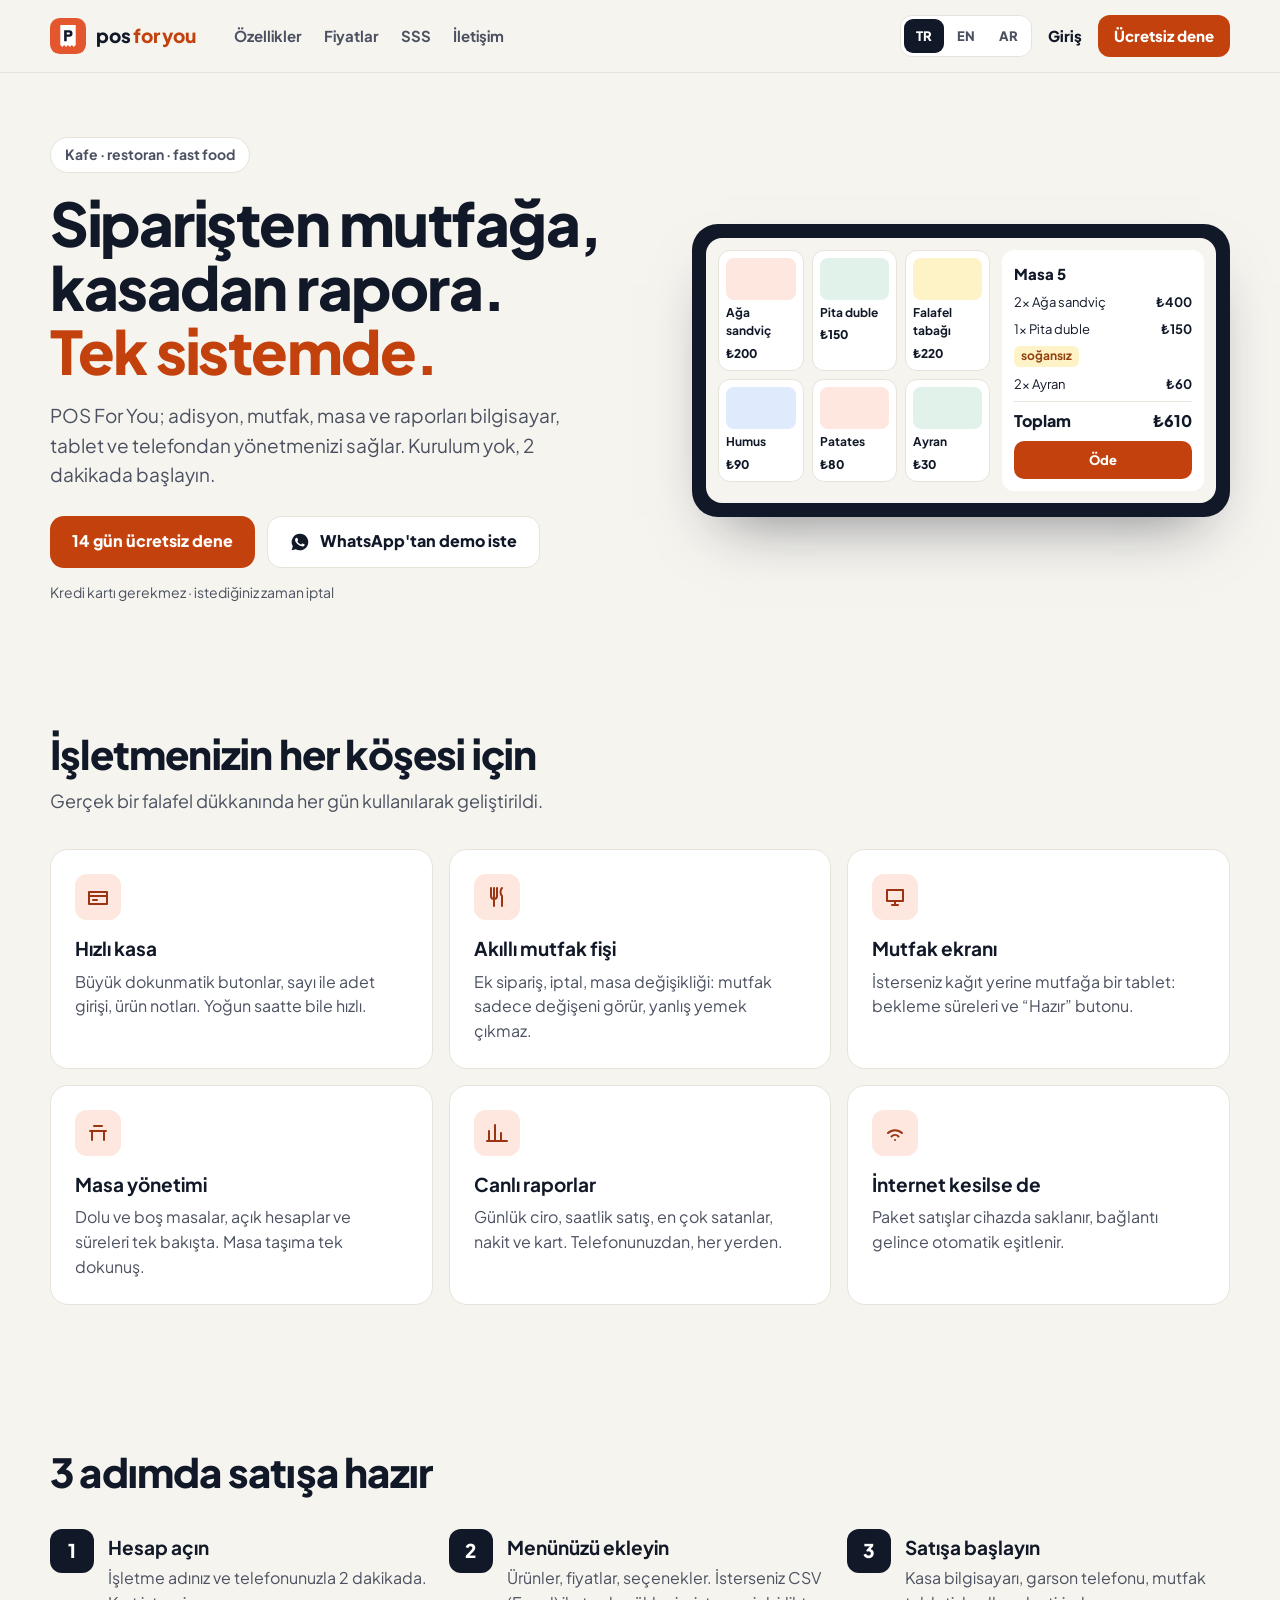
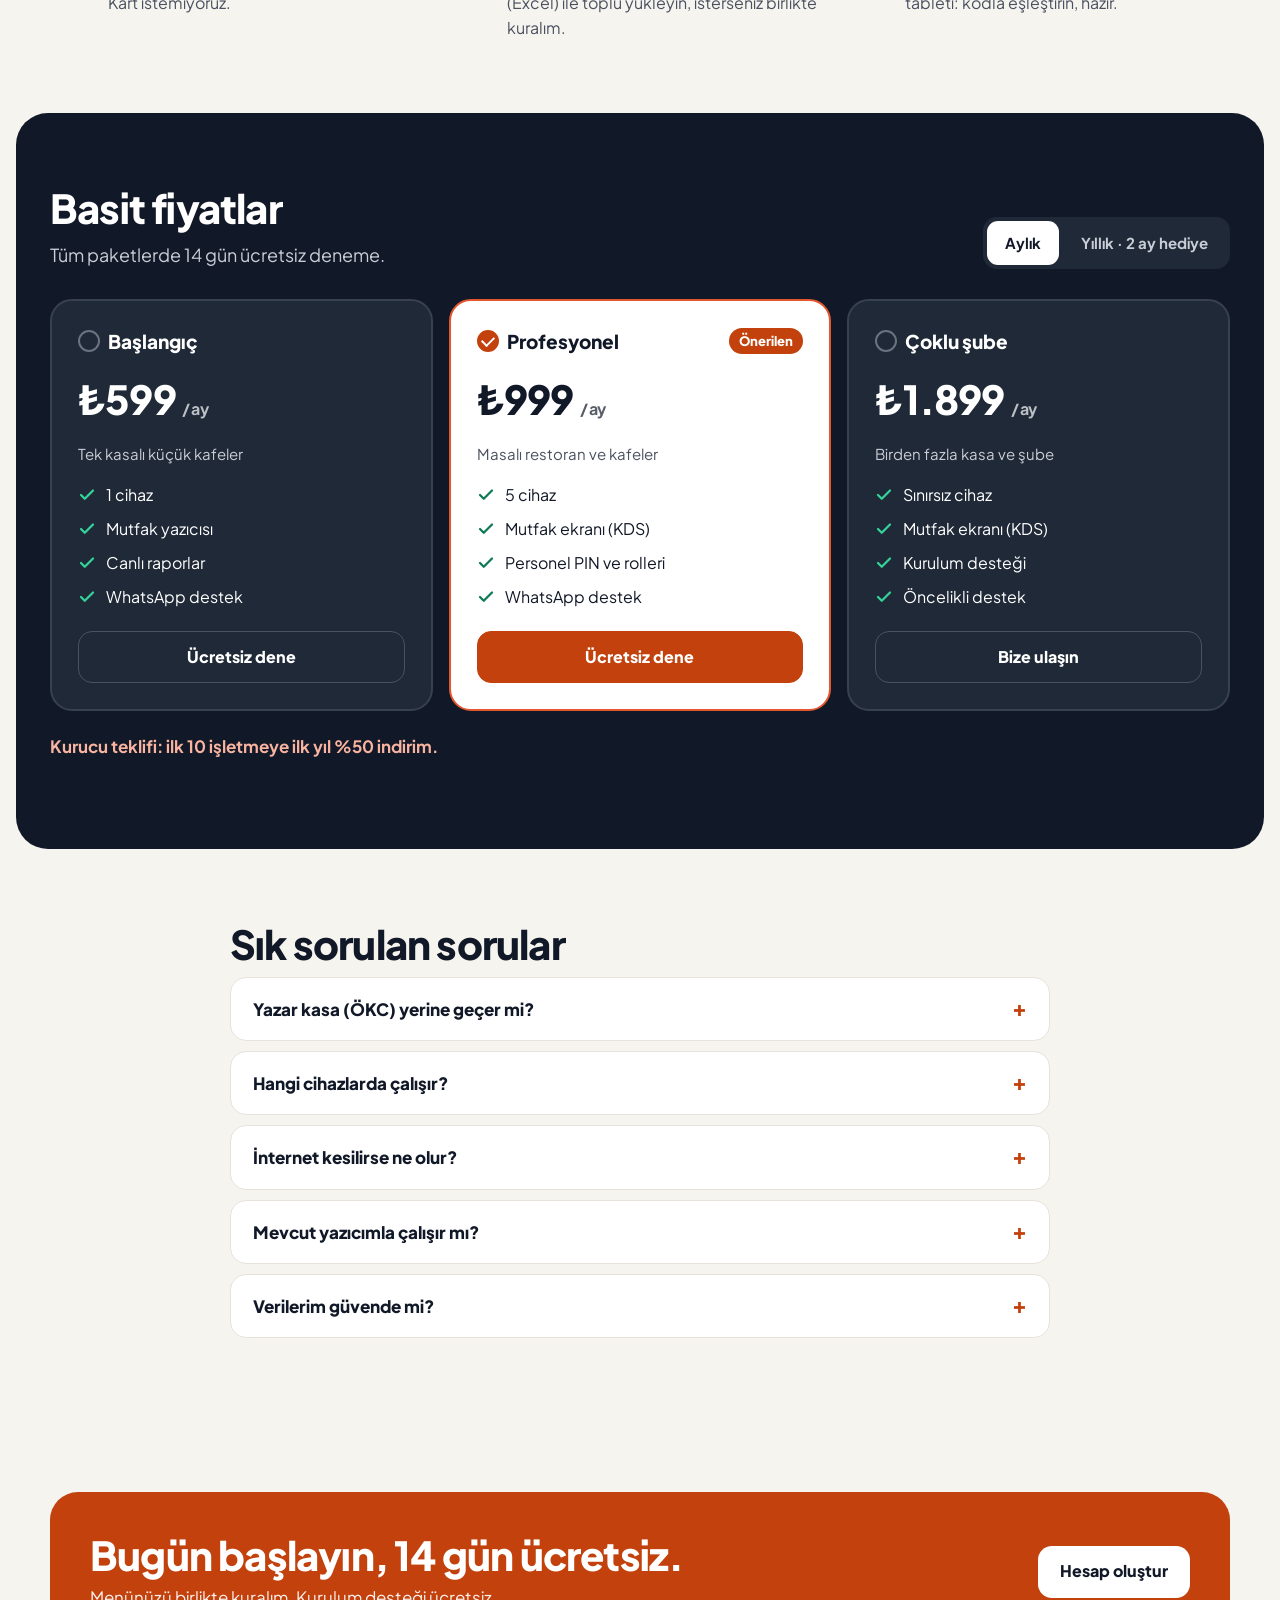
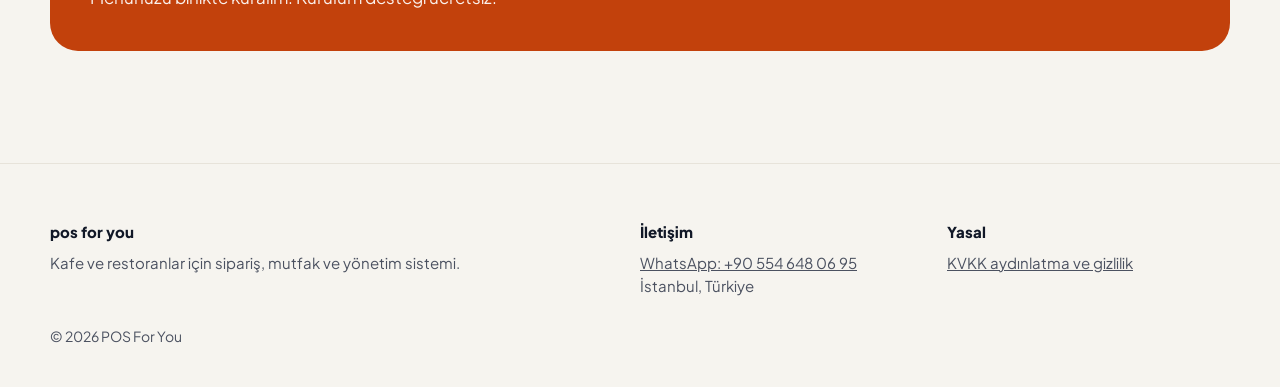
<file: index.html>
<!doctype html>
<html lang="tr" dir="ltr">
<head>
<meta charset="utf-8">
<meta name="viewport" content="width=device-width, initial-scale=1">
<title>POS For You · Kafe ve restoranlar için kasa, mutfak ve rapor sistemi</title>
<meta name="description" content="Adisyon, mutfak fişi, masa ve canlı raporlar tek sistemde. Bilgisayar, tablet ve telefondan. 14 gün ücretsiz deneyin.">
<meta name="theme-color" content="#111827">
<link rel="canonical" href="https://posforyou.me/">
<link rel="alternate" hreflang="tr" href="https://posforyou.me/"><link rel="alternate" hreflang="en" href="https://posforyou.me/en/"><link rel="alternate" hreflang="ar" href="https://posforyou.me/ar/">
<meta property="og:title" content="POS For You · Kafe ve restoranlar için kasa, mutfak ve rapor sistemi">
<meta property="og:description" content="Adisyon, mutfak fişi, masa ve canlı raporlar tek sistemde. Bilgisayar, tablet ve telefondan. 14 gün ücretsiz deneyin.">
<meta property="og:url" content="https://posforyou.me/">
<meta property="og:type" content="website">
<link rel="icon" href="favicon.svg" type="image/svg+xml">
<link rel="apple-touch-icon" href="apple-touch-icon.png">
<link rel="preconnect" href="https://fonts.googleapis.com">
<link rel="preconnect" href="https://fonts.gstatic.com" crossorigin>
<link href="https://fonts.googleapis.com/css2?family=Plus+Jakarta+Sans:wght@500;600;700;800&family=IBM+Plex+Sans+Arabic:wght@500;600;700&display=swap" rel="stylesheet">
<link rel="stylesheet" href="style.css">
</head>
<body>
<a class="skip" href="#main">Skip</a>
<header class="site"><div class="wrap">
  <a class="brand" href="" aria-label="POS For You"><svg width="36" height="36" viewBox="0 0 112 112" aria-hidden="true"><rect width="112" height="112" rx="30" fill="#E4572E"/><path d="M32 22 H80 V84 L74 90 L68 84 L62 90 L56 84 L50 90 L44 84 L38 90 L32 84 Z" fill="#FFFFFF"/><path d="M44 38 H60 a10 10 0 0 1 0 20 H52 V72 H44 Z M52 45 V51 H59 a3 3 0 0 0 0 -6 Z" fill="#111827" fill-rule="evenodd"/></svg><span>pos <span class="for">for you</span></span></a>
  <nav class="main" aria-label="Site"><a href="#ozellikler">Özellikler</a><a href="#fiyatlar">Fiyatlar</a><a href="#sss">SSS</a><a href="#iletisim">İletişim</a></nav>
  <div class="head-actions">
    <nav class="langs" aria-label="Language"><a href="" lang="tr" hreflang="tr" aria-current="page">TR</a><a href="en/" lang="en" hreflang="en">EN</a><a href="ar/" lang="ar" hreflang="ar">AR</a></nav>
    <a class="login" href="https://app.posforyou.me/login?lang=tr">Giriş</a>
    <a class="btn btn-primary btn-sm" href="https://app.posforyou.me/signup?lang=tr">Ücretsiz dene</a>
  </div>
</div></header>
<main id="main">
<section class="hero"><div class="wrap">
  <div>
    <span class="eyebrow">Kafe · restoran · fast food</span>
    <h1>Siparişten mutfağa,<br>kasadan rapora.<br><span class="accent">Tek sistemde.</span></h1>
    <p class="lead">POS For You; adisyon, mutfak, masa ve raporları bilgisayar, tablet ve telefondan yönetmenizi sağlar. Kurulum yok, 2 dakikada başlayın.</p>
    <div class="cta-row">
      <a class="btn btn-primary" href="https://app.posforyou.me/signup?lang=tr">14 gün ücretsiz dene</a>
      <a class="btn btn-ghost" href="https://wa.me/905546480695"><svg width="20" height="20" viewBox="0 0 24 24" fill="currentColor" aria-hidden="true"><path d="M12 2a10 10 0 0 0-8.6 15.1L2 22l5-1.3A10 10 0 1 0 12 2zm5.2 14.1c-.2.6-1.3 1.2-1.8 1.2-.5.1-1 .2-3.4-.7-2.8-1.1-4.6-4-4.8-4.2-.1-.2-1.1-1.5-1.1-2.8s.7-2 1-2.3c.2-.3.5-.3.7-.3h.5c.2 0 .4 0 .6.5l.8 2c.1.2.1.4 0 .5l-.3.5-.4.4c-.1.1-.3.3-.1.6.2.3.8 1.3 1.7 2.1 1.2 1 2.1 1.3 2.4 1.5.3.1.5.1.6-.1l.9-1.1c.2-.3.4-.2.6-.1l1.9.9c.3.1.5.2.5.3.1.1.1.7-.1 1.2z"/></svg>WhatsApp&#x27;tan demo iste</a>
    </div>
    <span class="note">Kredi kartı gerekmez · istediğiniz zaman iptal</span>
  </div>
  <div class="mock" role="img" aria-label="POS For You"><div class="mock-inner">
    <div class="mock-grid"><div class="tile"><i style="background:#FDE7DF"></i>Ağa sandviç<b>₺200</b></div><div class="tile"><i style="background:#E0F2EA"></i>Pita duble<b>₺150</b></div><div class="tile"><i style="background:#FEF3C7"></i>Falafel tabağı<b>₺220</b></div><div class="tile"><i style="background:#E0EAFD"></i>Humus<b>₺90</b></div><div class="tile"><i style="background:#FDE7DF"></i>Patates<b>₺80</b></div><div class="tile"><i style="background:#E0F2EA"></i>Ayran<b>₺30</b></div></div>
    <div class="ticket"><span class="t">Masa 5</span><div class="row"><span>2× Ağa sandviç</span><b>₺400</b></div><div class="row"><span>1× Pita duble</span><b>₺150</b></div><span class="chip">soğansız</span>
      <div class="row"><span>2× Ayran</span><b>₺60</b></div>
      <div class="row sum"><span>Toplam</span><span>₺610</span></div><div class="pay">Öde</div></div>
  </div></div>
</div></section>

<section id="ozellikler"><div class="wrap">
  <div class="sec-head"><h2>İşletmenizin her köşesi için</h2><p>Gerçek bir falafel dükkanında her gün kullanılarak geliştirildi.</p></div>
  <div class="features"><div class="card"><span class="ico"><svg width="24" height="24" viewBox="0 0 24 24" fill="none" stroke="currentColor" stroke-width="2" stroke-linecap="round" stroke-linejoin="round" aria-hidden="true"><path d="M3 7h18v12H3zM3 11h18M7 15h4"/></svg></span><h3>Hızlı kasa</h3><p>Büyük dokunmatik butonlar, sayı ile adet girişi, ürün notları. Yoğun saatte bile hızlı.</p></div><div class="card"><span class="ico"><svg width="24" height="24" viewBox="0 0 24 24" fill="none" stroke="currentColor" stroke-width="2" stroke-linecap="round" stroke-linejoin="round" aria-hidden="true"><path d="M6 3v8a3 3 0 0 0 6 0V3M9 3v18M17 3c-2 2-2 6 0 8v10"/></svg></span><h3>Akıllı mutfak fişi</h3><p>Ek sipariş, iptal, masa değişikliği: mutfak sadece değişeni görür, yanlış yemek çıkmaz.</p></div><div class="card"><span class="ico"><svg width="24" height="24" viewBox="0 0 24 24" fill="none" stroke="currentColor" stroke-width="2" stroke-linecap="round" stroke-linejoin="round" aria-hidden="true"><path d="M4 5h16v11H4zM9 20h6M12 16v4"/></svg></span><h3>Mutfak ekranı</h3><p>İsterseniz kağıt yerine mutfağa bir tablet: bekleme süreleri ve “Hazır” butonu.</p></div><div class="card"><span class="ico"><svg width="24" height="24" viewBox="0 0 24 24" fill="none" stroke="currentColor" stroke-width="2" stroke-linecap="round" stroke-linejoin="round" aria-hidden="true"><path d="M4 10h16M6 10v9M18 10v9M8 5h8"/></svg></span><h3>Masa yönetimi</h3><p>Dolu ve boş masalar, açık hesaplar ve süreleri tek bakışta. Masa taşıma tek dokunuş.</p></div><div class="card"><span class="ico"><svg width="24" height="24" viewBox="0 0 24 24" fill="none" stroke="currentColor" stroke-width="2" stroke-linecap="round" stroke-linejoin="round" aria-hidden="true"><path d="M4 20V10M10 20V4M16 20v-8M22 20H2"/></svg></span><h3>Canlı raporlar</h3><p>Günlük ciro, saatlik satış, en çok satanlar, nakit ve kart. Telefonunuzdan, her yerden.</p></div><div class="card"><span class="ico"><svg width="24" height="24" viewBox="0 0 24 24" fill="none" stroke="currentColor" stroke-width="2" stroke-linecap="round" stroke-linejoin="round" aria-hidden="true"><path d="M5 12a10 10 0 0 1 14 0M8.5 15.5a5 5 0 0 1 7 0M12 19h.01"/></svg></span><h3>İnternet kesilse de</h3><p>Paket satışlar cihazda saklanır, bağlantı gelince otomatik eşitlenir.</p></div></div>
</div></section>

<section><div class="wrap">
  <div class="sec-head"><h2>3 adımda satışa hazır</h2></div>
  <div class="steps"><div class="step"><span class="n">1</span><div><h3>Hesap açın</h3><p>İşletme adınız ve telefonunuzla 2 dakikada. Kart istemiyoruz.</p></div></div><div class="step"><span class="n">2</span><div><h3>Menünüzü ekleyin</h3><p>Ürünler, fiyatlar, seçenekler. İsterseniz CSV (Excel) ile toplu yükleyin, isterseniz birlikte kuralım.</p></div></div><div class="step"><span class="n">3</span><div><h3>Satışa başlayın</h3><p>Kasa bilgisayarı, garson telefonu, mutfak tableti: kodla eşleştirin, hazır.</p></div></div></div>
</div></section>

<section class="pricing" id="fiyatlar"><div class="wrap">
  <div class="pricing-top">
    <div class="sec-head" style="margin:0"><h2>Basit fiyatlar</h2><p>Tüm paketlerde 14 gün ücretsiz deneme.</p></div>
    <div class="toggle" role="group" aria-label="Basit fiyatlar">
      <button type="button" data-period="m" aria-pressed="true">Aylık</button>
      <button type="button" data-period="y" aria-pressed="false">Yıllık · 2 ay hediye</button>
    </div>
  </div>
  <div class="plans" role="radiogroup" aria-label="Basit fiyatlar"><div class="plan" role="radio" tabindex="0" aria-checked="false" data-plan="starter"><div class="top"><span class="pick" aria-hidden="true"></span><span class="name">Başlangıç</span></div><div class="price" dir="ltr"><span data-m="₺599" data-y="₺5.990">₺599</span> <small data-m="/ ay" data-y="/ yıl">/ ay</small></div><span class="for">Tek kasalı küçük kafeler</span><ul><li><svg width="18" height="18" viewBox="0 0 24 24" fill="none" stroke="currentColor" stroke-width="3" stroke-linecap="round" stroke-linejoin="round" aria-hidden="true"><path d="M20 6 9 17l-5-5"/></svg><span>1 cihaz</span></li><li><svg width="18" height="18" viewBox="0 0 24 24" fill="none" stroke="currentColor" stroke-width="3" stroke-linecap="round" stroke-linejoin="round" aria-hidden="true"><path d="M20 6 9 17l-5-5"/></svg><span>Mutfak yazıcısı</span></li><li><svg width="18" height="18" viewBox="0 0 24 24" fill="none" stroke="currentColor" stroke-width="3" stroke-linecap="round" stroke-linejoin="round" aria-hidden="true"><path d="M20 6 9 17l-5-5"/></svg><span>Canlı raporlar</span></li><li><svg width="18" height="18" viewBox="0 0 24 24" fill="none" stroke="currentColor" stroke-width="3" stroke-linecap="round" stroke-linejoin="round" aria-hidden="true"><path d="M20 6 9 17l-5-5"/></svg><span>WhatsApp destek</span></li></ul><a class="btn plan-cta" href="https://app.posforyou.me/signup?lang=tr&plan=starter">Ücretsiz dene</a></div><div class="plan selected" role="radio" tabindex="0" aria-checked="true" data-plan="pro"><div class="top"><span class="pick" aria-hidden="true"></span><span class="name">Profesyonel</span><span class="badge">Önerilen</span></div><div class="price" dir="ltr"><span data-m="₺999" data-y="₺9.990">₺999</span> <small data-m="/ ay" data-y="/ yıl">/ ay</small></div><span class="for">Masalı restoran ve kafeler</span><ul><li><svg width="18" height="18" viewBox="0 0 24 24" fill="none" stroke="currentColor" stroke-width="3" stroke-linecap="round" stroke-linejoin="round" aria-hidden="true"><path d="M20 6 9 17l-5-5"/></svg><span>5 cihaz</span></li><li><svg width="18" height="18" viewBox="0 0 24 24" fill="none" stroke="currentColor" stroke-width="3" stroke-linecap="round" stroke-linejoin="round" aria-hidden="true"><path d="M20 6 9 17l-5-5"/></svg><span>Mutfak ekranı (KDS)</span></li><li><svg width="18" height="18" viewBox="0 0 24 24" fill="none" stroke="currentColor" stroke-width="3" stroke-linecap="round" stroke-linejoin="round" aria-hidden="true"><path d="M20 6 9 17l-5-5"/></svg><span>Personel PIN ve rolleri</span></li><li><svg width="18" height="18" viewBox="0 0 24 24" fill="none" stroke="currentColor" stroke-width="3" stroke-linecap="round" stroke-linejoin="round" aria-hidden="true"><path d="M20 6 9 17l-5-5"/></svg><span>WhatsApp destek</span></li></ul><a class="btn plan-cta" href="https://app.posforyou.me/signup?lang=tr&plan=pro">Ücretsiz dene</a></div><div class="plan" role="radio" tabindex="0" aria-checked="false" data-plan="multi"><div class="top"><span class="pick" aria-hidden="true"></span><span class="name">Çoklu şube</span></div><div class="price" dir="ltr"><span data-m="₺1.899" data-y="₺18.990">₺1.899</span> <small data-m="/ ay" data-y="/ yıl">/ ay</small></div><span class="for">Birden fazla kasa ve şube</span><ul><li><svg width="18" height="18" viewBox="0 0 24 24" fill="none" stroke="currentColor" stroke-width="3" stroke-linecap="round" stroke-linejoin="round" aria-hidden="true"><path d="M20 6 9 17l-5-5"/></svg><span>Sınırsız cihaz</span></li><li><svg width="18" height="18" viewBox="0 0 24 24" fill="none" stroke="currentColor" stroke-width="3" stroke-linecap="round" stroke-linejoin="round" aria-hidden="true"><path d="M20 6 9 17l-5-5"/></svg><span>Mutfak ekranı (KDS)</span></li><li><svg width="18" height="18" viewBox="0 0 24 24" fill="none" stroke="currentColor" stroke-width="3" stroke-linecap="round" stroke-linejoin="round" aria-hidden="true"><path d="M20 6 9 17l-5-5"/></svg><span>Kurulum desteği</span></li><li><svg width="18" height="18" viewBox="0 0 24 24" fill="none" stroke="currentColor" stroke-width="3" stroke-linecap="round" stroke-linejoin="round" aria-hidden="true"><path d="M20 6 9 17l-5-5"/></svg><span>Öncelikli destek</span></li></ul><a class="btn plan-cta" href="https://wa.me/905546480695">Bize ulaşın</a></div></div>
  <p class="founding">Kurucu teklifi: ilk 10 işletmeye ilk yıl %50 indirim.</p>
</div></section>

<section id="sss"><div class="wrap faq">
  <h2>Sık sorulan sorular</h2>
  <details><summary>Yazar kasa (ÖKC) yerine geçer mi?</summary><p>Hayır. POS For You sipariş, mutfak ve yönetim sistemidir. Yasal fiş için mevcut yazar kasanızla (ÖKC) birlikte kullanılır.</p></details><details><summary>Hangi cihazlarda çalışır?</summary><p>Windows bilgisayar, tablet ve telefon. Tarayıcıdan veya Windows uygulamasından açılır.</p></details><details><summary>İnternet kesilirse ne olur?</summary><p>Paket satışa devam edersiniz: satışlar cihazda saklanır ve bağlantı gelince otomatik gönderilir. Masa siparişlerinin mutfağa iletilmesi bağlantı gerektirir.</p></details><details><summary>Mevcut yazıcımla çalışır mı?</summary><p>58 ve 80 mm termal fiş yazıcılarının çoğuyla çalışır. Satın almadan önce deneme süresinde test edin.</p></details><details><summary>Verilerim güvende mi?</summary><p>Veriler şifreli bağlantıyla taşınır, her işletme yalnızca kendi verisini görür. Abonelik bitse bile verileriniz silinmez.</p></details>
</div></section>

<section><div class="wrap"><div class="final">
  <div><h2>Bugün başlayın, 14 gün ücretsiz.</h2><span>Menünüzü birlikte kuralım. Kurulum desteği ücretsiz.</span></div>
  <a class="btn" href="https://app.posforyou.me/signup?lang=tr">Hesap oluştur</a>
</div></div></section>
</main>
<footer class="site" id="iletisim"><div class="wrap">
  <div class="cols">
    <div><span class="ttl">pos for you</span>Kafe ve restoranlar için sipariş, mutfak ve yönetim sistemi.</div>
    <div><span class="ttl">İletişim</span><a href="https://wa.me/905546480695" dir="ltr">WhatsApp: ⁦+90 554 648 06 95⁩</a><br>İstanbul, Türkiye</div>
    <div><span class="ttl">Yasal</span><a href="gizlilik.html">KVKK aydınlatma ve gizlilik</a></div>
  </div>
  <div class="copy">© 2026 POS For You</div>
</div></footer>
<script>
var cards = document.querySelectorAll('.plan[role="radio"]');
function pick(card) {
  cards.forEach(function (c) { var on = c === card; c.classList.toggle('selected', on); c.setAttribute('aria-checked', String(on)); });
}
cards.forEach(function (card) {
  card.addEventListener('click', function (ev) { if (!ev.target.closest('a')) pick(card); });
  card.addEventListener('keydown', function (ev) {
    if (ev.key === 'Enter' || ev.key === ' ') { ev.preventDefault(); pick(card); }
  });
});
document.querySelectorAll('.toggle button').forEach(function (b) {
  b.addEventListener('click', function () {
    var p = b.getAttribute('data-period');
    document.querySelectorAll('.toggle button').forEach(function (x) { x.setAttribute('aria-pressed', String(x === b)); });
    document.querySelectorAll('[data-m]').forEach(function (el) { el.textContent = el.getAttribute('data-' + p); });
  });
});
</script>
</body>
</html>
</file>
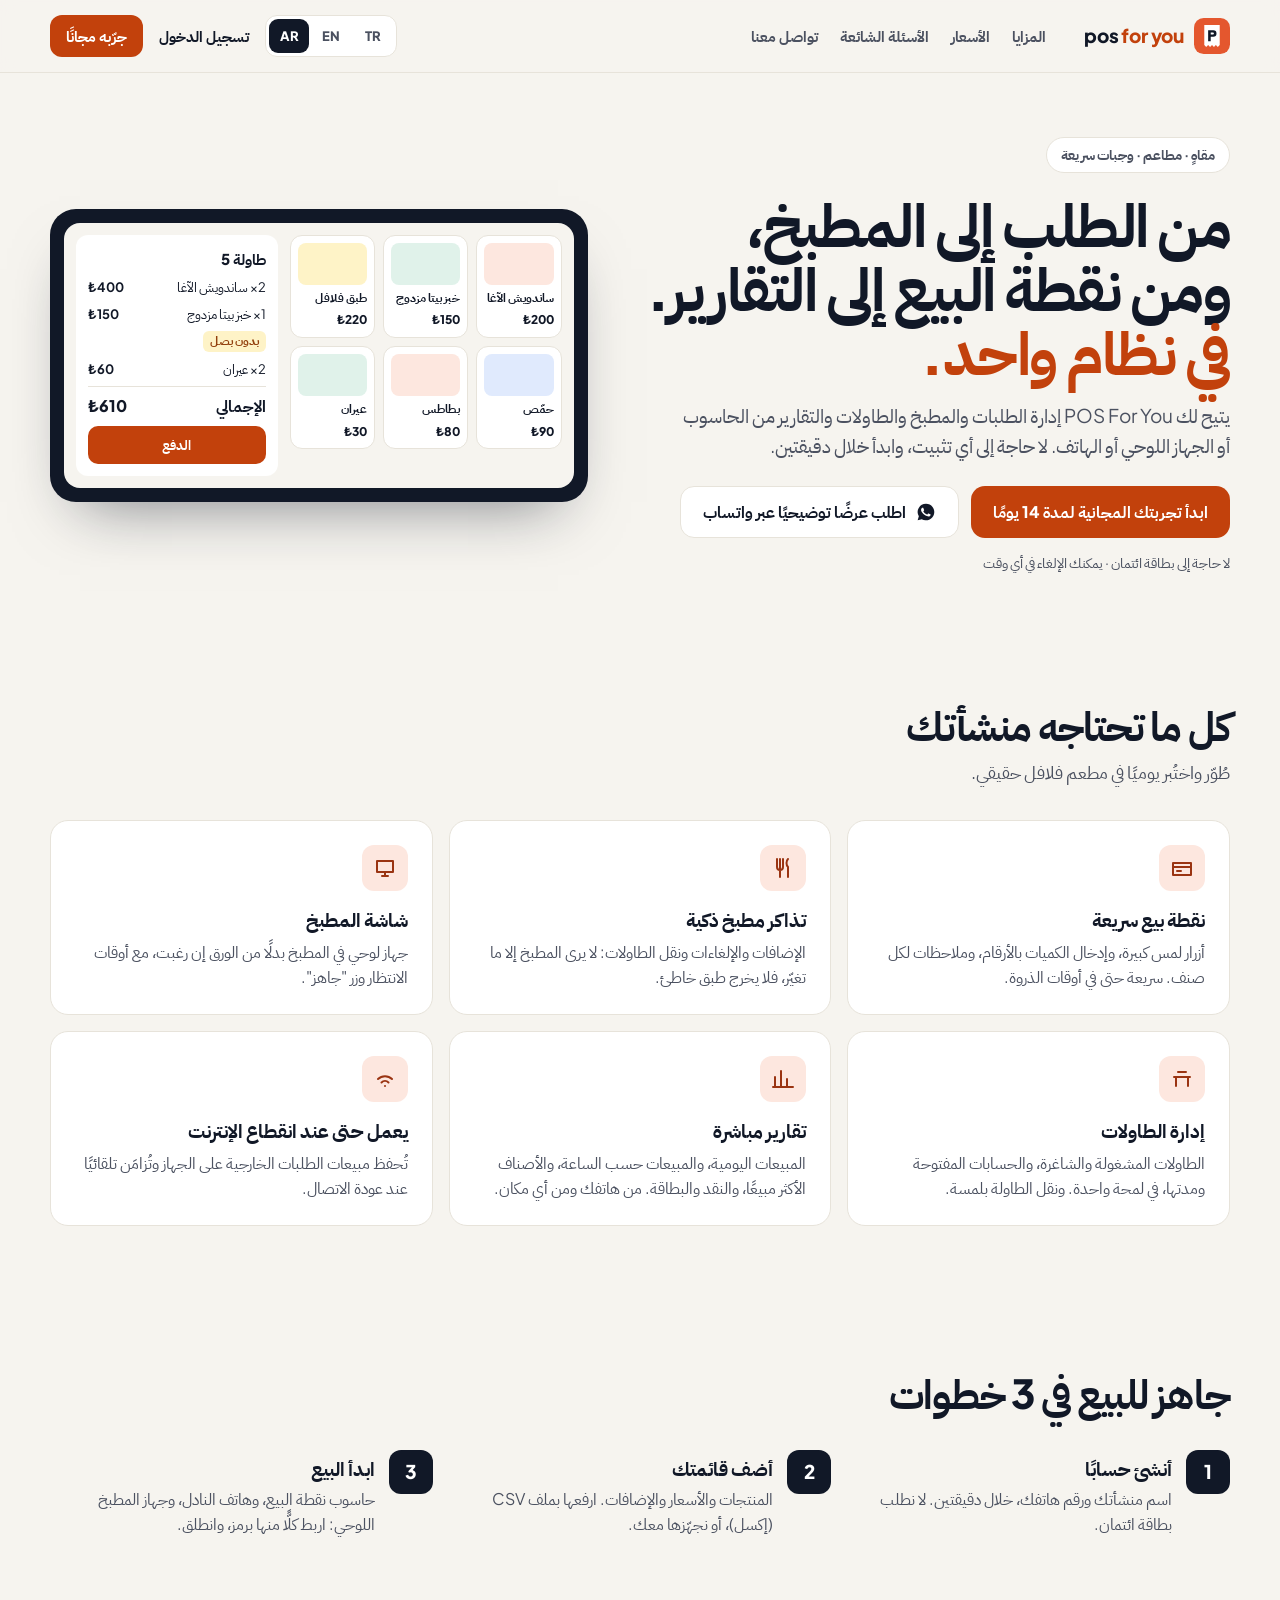
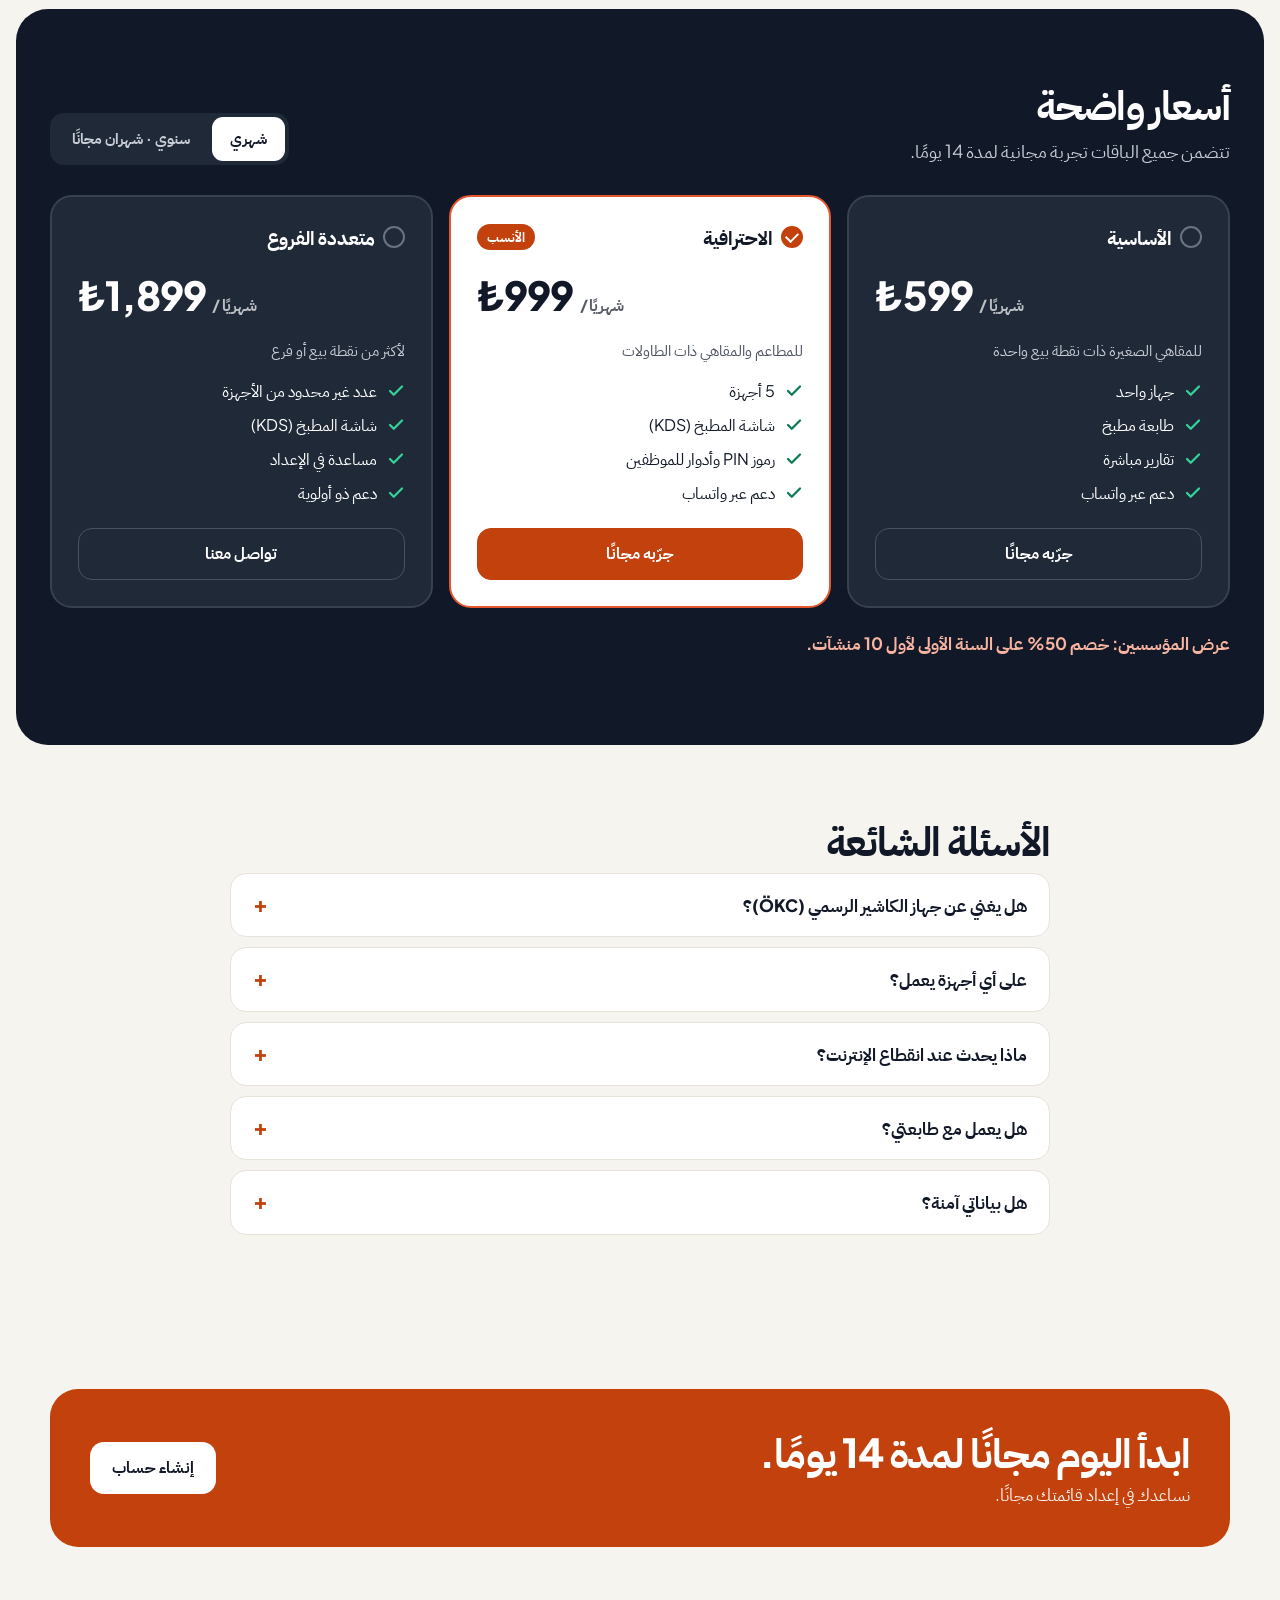
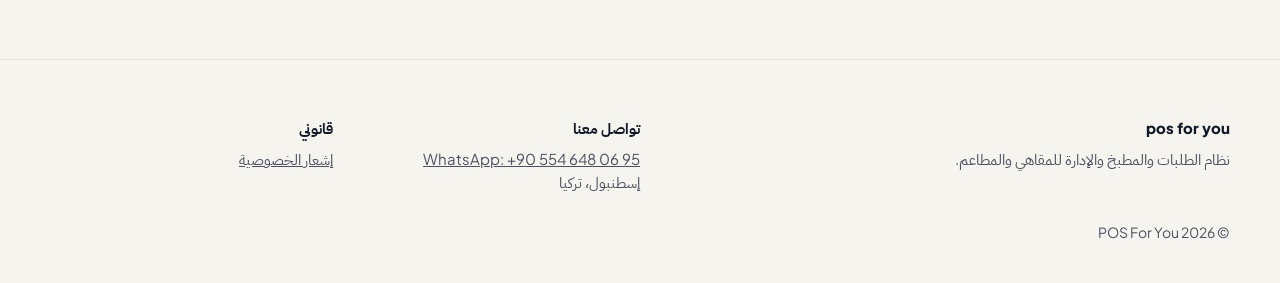
<file: ar/index.html>
<!doctype html>
<html lang="ar" dir="rtl">
<head>
<meta charset="utf-8">
<meta name="viewport" content="width=device-width, initial-scale=1">
<title>POS For You · نظام نقاط البيع والمطبخ والتقارير للمقاهي والمطاعم</title>
<meta name="description" content="الطلبات وتذاكر المطبخ والطاولات والتقارير المباشرة في نظام واحد، من الحاسوب أو الجهاز اللوحي أو الهاتف. جرّبه مجانًا لمدة 14 يومًا.">
<meta name="theme-color" content="#111827">
<link rel="canonical" href="https://posforyou.me/ar/">
<link rel="alternate" hreflang="tr" href="https://posforyou.me/"><link rel="alternate" hreflang="en" href="https://posforyou.me/en/"><link rel="alternate" hreflang="ar" href="https://posforyou.me/ar/">
<meta property="og:title" content="POS For You · نظام نقاط البيع والمطبخ والتقارير للمقاهي والمطاعم">
<meta property="og:description" content="الطلبات وتذاكر المطبخ والطاولات والتقارير المباشرة في نظام واحد، من الحاسوب أو الجهاز اللوحي أو الهاتف. جرّبه مجانًا لمدة 14 يومًا.">
<meta property="og:url" content="https://posforyou.me/ar/">
<meta property="og:type" content="website">
<link rel="icon" href="../favicon.svg" type="image/svg+xml">
<link rel="apple-touch-icon" href="../apple-touch-icon.png">
<link rel="preconnect" href="https://fonts.googleapis.com">
<link rel="preconnect" href="https://fonts.gstatic.com" crossorigin>
<link href="https://fonts.googleapis.com/css2?family=Plus+Jakarta+Sans:wght@500;600;700;800&family=IBM+Plex+Sans+Arabic:wght@500;600;700&display=swap" rel="stylesheet">
<link rel="stylesheet" href="../style.css">
</head>
<body>
<a class="skip" href="#main">Skip</a>
<header class="site"><div class="wrap">
  <a class="brand" href="../ar/" aria-label="POS For You"><svg width="36" height="36" viewBox="0 0 112 112" aria-hidden="true"><rect width="112" height="112" rx="30" fill="#E4572E"/><path d="M32 22 H80 V84 L74 90 L68 84 L62 90 L56 84 L50 90 L44 84 L38 90 L32 84 Z" fill="#FFFFFF"/><path d="M44 38 H60 a10 10 0 0 1 0 20 H52 V72 H44 Z M52 45 V51 H59 a3 3 0 0 0 0 -6 Z" fill="#111827" fill-rule="evenodd"/></svg><span>pos <span class="for">for you</span></span></a>
  <nav class="main" aria-label="Site"><a href="#features">المزايا</a><a href="#pricing">الأسعار</a><a href="#faq">الأسئلة الشائعة</a><a href="#contact">تواصل معنا</a></nav>
  <div class="head-actions">
    <nav class="langs" aria-label="Language"><a href="../" lang="tr" hreflang="tr">TR</a><a href="../en/" lang="en" hreflang="en">EN</a><a href="../ar/" lang="ar" hreflang="ar" aria-current="page">AR</a></nav>
    <a class="login" href="https://app.posforyou.me/login?lang=ar">تسجيل الدخول</a>
    <a class="btn btn-primary btn-sm" href="https://app.posforyou.me/signup?lang=ar">جرّبه مجانًا</a>
  </div>
</div></header>
<main id="main">
<section class="hero"><div class="wrap">
  <div>
    <span class="eyebrow">مقاهٍ · مطاعم · وجبات سريعة</span>
    <h1>من الطلب إلى المطبخ،<br>ومن نقطة البيع إلى التقارير.<br><span class="accent">في نظام واحد.</span></h1>
    <p class="lead">يتيح لك POS For You إدارة الطلبات والمطبخ والطاولات والتقارير من الحاسوب أو الجهاز اللوحي أو الهاتف. لا حاجة إلى أي تثبيت، وابدأ خلال دقيقتين.</p>
    <div class="cta-row">
      <a class="btn btn-primary" href="https://app.posforyou.me/signup?lang=ar">ابدأ تجربتك المجانية لمدة 14 يومًا</a>
      <a class="btn btn-ghost" href="https://wa.me/905546480695"><svg width="20" height="20" viewBox="0 0 24 24" fill="currentColor" aria-hidden="true"><path d="M12 2a10 10 0 0 0-8.6 15.1L2 22l5-1.3A10 10 0 1 0 12 2zm5.2 14.1c-.2.6-1.3 1.2-1.8 1.2-.5.1-1 .2-3.4-.7-2.8-1.1-4.6-4-4.8-4.2-.1-.2-1.1-1.5-1.1-2.8s.7-2 1-2.3c.2-.3.5-.3.7-.3h.5c.2 0 .4 0 .6.5l.8 2c.1.2.1.4 0 .5l-.3.5-.4.4c-.1.1-.3.3-.1.6.2.3.8 1.3 1.7 2.1 1.2 1 2.1 1.3 2.4 1.5.3.1.5.1.6-.1l.9-1.1c.2-.3.4-.2.6-.1l1.9.9c.3.1.5.2.5.3.1.1.1.7-.1 1.2z"/></svg>اطلب عرضًا توضيحيًا عبر واتساب</a>
    </div>
    <span class="note">لا حاجة إلى بطاقة ائتمان · يمكنك الإلغاء في أي وقت</span>
  </div>
  <div class="mock" role="img" aria-label="POS For You"><div class="mock-inner">
    <div class="mock-grid"><div class="tile"><i style="background:#FDE7DF"></i>ساندويش الآغا<b>₺200</b></div><div class="tile"><i style="background:#E0F2EA"></i>خبز بيتا مزدوج<b>₺150</b></div><div class="tile"><i style="background:#FEF3C7"></i>طبق فلافل<b>₺220</b></div><div class="tile"><i style="background:#E0EAFD"></i>حمّص<b>₺90</b></div><div class="tile"><i style="background:#FDE7DF"></i>بطاطس<b>₺80</b></div><div class="tile"><i style="background:#E0F2EA"></i>عيران<b>₺30</b></div></div>
    <div class="ticket"><span class="t">طاولة 5</span><div class="row"><span>2× ساندويش الآغا</span><b>₺400</b></div><div class="row"><span>1× خبز بيتا مزدوج</span><b>₺150</b></div><span class="chip">بدون بصل</span>
      <div class="row"><span>2× عيران</span><b>₺60</b></div>
      <div class="row sum"><span>الإجمالي</span><span>₺610</span></div><div class="pay">الدفع</div></div>
  </div></div>
</div></section>

<section id="features"><div class="wrap">
  <div class="sec-head"><h2>كل ما تحتاجه منشأتك</h2><p>طُوّر واختُبر يوميًا في مطعم فلافل حقيقي.</p></div>
  <div class="features"><div class="card"><span class="ico"><svg width="24" height="24" viewBox="0 0 24 24" fill="none" stroke="currentColor" stroke-width="2" stroke-linecap="round" stroke-linejoin="round" aria-hidden="true"><path d="M3 7h18v12H3zM3 11h18M7 15h4"/></svg></span><h3>نقطة بيع سريعة</h3><p>أزرار لمس كبيرة، وإدخال الكميات بالأرقام، وملاحظات لكل صنف. سريعة حتى في أوقات الذروة.</p></div><div class="card"><span class="ico"><svg width="24" height="24" viewBox="0 0 24 24" fill="none" stroke="currentColor" stroke-width="2" stroke-linecap="round" stroke-linejoin="round" aria-hidden="true"><path d="M6 3v8a3 3 0 0 0 6 0V3M9 3v18M17 3c-2 2-2 6 0 8v10"/></svg></span><h3>تذاكر مطبخ ذكية</h3><p>الإضافات والإلغاءات ونقل الطاولات: لا يرى المطبخ إلا ما تغيّر، فلا يخرج طبق خاطئ.</p></div><div class="card"><span class="ico"><svg width="24" height="24" viewBox="0 0 24 24" fill="none" stroke="currentColor" stroke-width="2" stroke-linecap="round" stroke-linejoin="round" aria-hidden="true"><path d="M4 5h16v11H4zM9 20h6M12 16v4"/></svg></span><h3>شاشة المطبخ</h3><p>جهاز لوحي في المطبخ بدلًا من الورق إن رغبت، مع أوقات الانتظار وزر &quot;جاهز&quot;.</p></div><div class="card"><span class="ico"><svg width="24" height="24" viewBox="0 0 24 24" fill="none" stroke="currentColor" stroke-width="2" stroke-linecap="round" stroke-linejoin="round" aria-hidden="true"><path d="M4 10h16M6 10v9M18 10v9M8 5h8"/></svg></span><h3>إدارة الطاولات</h3><p>الطاولات المشغولة والشاغرة، والحسابات المفتوحة ومدتها، في لمحة واحدة. ونقل الطاولة بلمسة.</p></div><div class="card"><span class="ico"><svg width="24" height="24" viewBox="0 0 24 24" fill="none" stroke="currentColor" stroke-width="2" stroke-linecap="round" stroke-linejoin="round" aria-hidden="true"><path d="M4 20V10M10 20V4M16 20v-8M22 20H2"/></svg></span><h3>تقارير مباشرة</h3><p>المبيعات اليومية، والمبيعات حسب الساعة، والأصناف الأكثر مبيعًا، والنقد والبطاقة. من هاتفك ومن أي مكان.</p></div><div class="card"><span class="ico"><svg width="24" height="24" viewBox="0 0 24 24" fill="none" stroke="currentColor" stroke-width="2" stroke-linecap="round" stroke-linejoin="round" aria-hidden="true"><path d="M5 12a10 10 0 0 1 14 0M8.5 15.5a5 5 0 0 1 7 0M12 19h.01"/></svg></span><h3>يعمل حتى عند انقطاع الإنترنت</h3><p>تُحفظ مبيعات الطلبات الخارجية على الجهاز وتُزامَن تلقائيًا عند عودة الاتصال.</p></div></div>
</div></section>

<section><div class="wrap">
  <div class="sec-head"><h2>جاهز للبيع في 3 خطوات</h2></div>
  <div class="steps"><div class="step"><span class="n">1</span><div><h3>أنشئ حسابًا</h3><p>اسم منشأتك ورقم هاتفك، خلال دقيقتين. لا نطلب بطاقة ائتمان.</p></div></div><div class="step"><span class="n">2</span><div><h3>أضف قائمتك</h3><p>المنتجات والأسعار والإضافات. ارفعها بملف CSV (إكسل)، أو نجهّزها معك.</p></div></div><div class="step"><span class="n">3</span><div><h3>ابدأ البيع</h3><p>حاسوب نقطة البيع، وهاتف النادل، وجهاز المطبخ اللوحي: اربط كلًّا منها برمز، وانطلق.</p></div></div></div>
</div></section>

<section class="pricing" id="pricing"><div class="wrap">
  <div class="pricing-top">
    <div class="sec-head" style="margin:0"><h2>أسعار واضحة</h2><p>تتضمن جميع الباقات تجربة مجانية لمدة 14 يومًا.</p></div>
    <div class="toggle" role="group" aria-label="أسعار واضحة">
      <button type="button" data-period="m" aria-pressed="true">شهري</button>
      <button type="button" data-period="y" aria-pressed="false">سنوي · شهران مجانًا</button>
    </div>
  </div>
  <div class="plans" role="radiogroup" aria-label="أسعار واضحة"><div class="plan" role="radio" tabindex="0" aria-checked="false" data-plan="starter"><div class="top"><span class="pick" aria-hidden="true"></span><span class="name">الأساسية</span></div><div class="price" dir="ltr"><span data-m="₺599" data-y="₺5,990">₺599</span> <small data-m="/ شهريًا" data-y="/ سنويًا">/ شهريًا</small></div><span class="for">للمقاهي الصغيرة ذات نقطة بيع واحدة</span><ul><li><svg width="18" height="18" viewBox="0 0 24 24" fill="none" stroke="currentColor" stroke-width="3" stroke-linecap="round" stroke-linejoin="round" aria-hidden="true"><path d="M20 6 9 17l-5-5"/></svg><span>جهاز واحد</span></li><li><svg width="18" height="18" viewBox="0 0 24 24" fill="none" stroke="currentColor" stroke-width="3" stroke-linecap="round" stroke-linejoin="round" aria-hidden="true"><path d="M20 6 9 17l-5-5"/></svg><span>طابعة مطبخ</span></li><li><svg width="18" height="18" viewBox="0 0 24 24" fill="none" stroke="currentColor" stroke-width="3" stroke-linecap="round" stroke-linejoin="round" aria-hidden="true"><path d="M20 6 9 17l-5-5"/></svg><span>تقارير مباشرة</span></li><li><svg width="18" height="18" viewBox="0 0 24 24" fill="none" stroke="currentColor" stroke-width="3" stroke-linecap="round" stroke-linejoin="round" aria-hidden="true"><path d="M20 6 9 17l-5-5"/></svg><span>دعم عبر واتساب</span></li></ul><a class="btn plan-cta" href="https://app.posforyou.me/signup?lang=ar&plan=starter">جرّبه مجانًا</a></div><div class="plan selected" role="radio" tabindex="0" aria-checked="true" data-plan="pro"><div class="top"><span class="pick" aria-hidden="true"></span><span class="name">الاحترافية</span><span class="badge">الأنسب</span></div><div class="price" dir="ltr"><span data-m="₺999" data-y="₺9,990">₺999</span> <small data-m="/ شهريًا" data-y="/ سنويًا">/ شهريًا</small></div><span class="for">للمطاعم والمقاهي ذات الطاولات</span><ul><li><svg width="18" height="18" viewBox="0 0 24 24" fill="none" stroke="currentColor" stroke-width="3" stroke-linecap="round" stroke-linejoin="round" aria-hidden="true"><path d="M20 6 9 17l-5-5"/></svg><span>5 أجهزة</span></li><li><svg width="18" height="18" viewBox="0 0 24 24" fill="none" stroke="currentColor" stroke-width="3" stroke-linecap="round" stroke-linejoin="round" aria-hidden="true"><path d="M20 6 9 17l-5-5"/></svg><span>شاشة المطبخ (KDS)</span></li><li><svg width="18" height="18" viewBox="0 0 24 24" fill="none" stroke="currentColor" stroke-width="3" stroke-linecap="round" stroke-linejoin="round" aria-hidden="true"><path d="M20 6 9 17l-5-5"/></svg><span>رموز PIN وأدوار للموظفين</span></li><li><svg width="18" height="18" viewBox="0 0 24 24" fill="none" stroke="currentColor" stroke-width="3" stroke-linecap="round" stroke-linejoin="round" aria-hidden="true"><path d="M20 6 9 17l-5-5"/></svg><span>دعم عبر واتساب</span></li></ul><a class="btn plan-cta" href="https://app.posforyou.me/signup?lang=ar&plan=pro">جرّبه مجانًا</a></div><div class="plan" role="radio" tabindex="0" aria-checked="false" data-plan="multi"><div class="top"><span class="pick" aria-hidden="true"></span><span class="name">متعددة الفروع</span></div><div class="price" dir="ltr"><span data-m="₺1,899" data-y="₺18,990">₺1,899</span> <small data-m="/ شهريًا" data-y="/ سنويًا">/ شهريًا</small></div><span class="for">لأكثر من نقطة بيع أو فرع</span><ul><li><svg width="18" height="18" viewBox="0 0 24 24" fill="none" stroke="currentColor" stroke-width="3" stroke-linecap="round" stroke-linejoin="round" aria-hidden="true"><path d="M20 6 9 17l-5-5"/></svg><span>عدد غير محدود من الأجهزة</span></li><li><svg width="18" height="18" viewBox="0 0 24 24" fill="none" stroke="currentColor" stroke-width="3" stroke-linecap="round" stroke-linejoin="round" aria-hidden="true"><path d="M20 6 9 17l-5-5"/></svg><span>شاشة المطبخ (KDS)</span></li><li><svg width="18" height="18" viewBox="0 0 24 24" fill="none" stroke="currentColor" stroke-width="3" stroke-linecap="round" stroke-linejoin="round" aria-hidden="true"><path d="M20 6 9 17l-5-5"/></svg><span>مساعدة في الإعداد</span></li><li><svg width="18" height="18" viewBox="0 0 24 24" fill="none" stroke="currentColor" stroke-width="3" stroke-linecap="round" stroke-linejoin="round" aria-hidden="true"><path d="M20 6 9 17l-5-5"/></svg><span>دعم ذو أولوية</span></li></ul><a class="btn plan-cta" href="https://wa.me/905546480695">تواصل معنا</a></div></div>
  <p class="founding">عرض المؤسسين: خصم 50% على السنة الأولى لأول 10 منشآت.</p>
</div></section>

<section id="faq"><div class="wrap faq">
  <h2>الأسئلة الشائعة</h2>
  <details><summary>هل يغني عن جهاز الكاشير الرسمي (ÖKC)؟</summary><p>لا. POS For You نظام لإدارة الطلبات والمطبخ والمنشأة. يصدر الإيصال الرسمي من جهاز الكاشير المسجّل لديك.</p></details><details><summary>على أي أجهزة يعمل؟</summary><p>حواسيب ويندوز، والأجهزة اللوحية، والهواتف، عبر المتصفح أو تطبيق ويندوز.</p></details><details><summary>ماذا يحدث عند انقطاع الإنترنت؟</summary><p>تستمر مبيعات الطلبات الخارجية: تُحفظ على الجهاز وتُرسل تلقائيًا عند عودة الاتصال. أما إرسال طلبات الطاولات إلى المطبخ فيتطلب اتصالًا.</p></details><details><summary>هل يعمل مع طابعتي؟</summary><p>مع معظم طابعات الإيصالات الحرارية مقاس 58 و80 ملم. جرّب طابعتك خلال الفترة التجريبية المجانية.</p></details><details><summary>هل بياناتي آمنة؟</summary><p>تنتقل البيانات مشفّرة، ولا تطّلع أي منشأة إلا على بياناتها، ولا تُحذف حتى إن انتهى الاشتراك.</p></details>
</div></section>

<section><div class="wrap"><div class="final">
  <div><h2>ابدأ اليوم مجانًا لمدة 14 يومًا.</h2><span>نساعدك في إعداد قائمتك مجانًا.</span></div>
  <a class="btn" href="https://app.posforyou.me/signup?lang=ar">إنشاء حساب</a>
</div></div></section>
</main>
<footer class="site" id="contact"><div class="wrap">
  <div class="cols">
    <div><span class="ttl">pos for you</span>نظام الطلبات والمطبخ والإدارة للمقاهي والمطاعم.</div>
    <div><span class="ttl">تواصل معنا</span><a href="https://wa.me/905546480695" dir="ltr">WhatsApp: ⁦+90 554 648 06 95⁩</a><br>إسطنبول، تركيا</div>
    <div><span class="ttl">قانوني</span><a href="../ar/privacy.html">إشعار الخصوصية</a></div>
  </div>
  <div class="copy">© 2026 POS For You</div>
</div></footer>
<script>
var cards = document.querySelectorAll('.plan[role="radio"]');
function pick(card) {
  cards.forEach(function (c) { var on = c === card; c.classList.toggle('selected', on); c.setAttribute('aria-checked', String(on)); });
}
cards.forEach(function (card) {
  card.addEventListener('click', function (ev) { if (!ev.target.closest('a')) pick(card); });
  card.addEventListener('keydown', function (ev) {
    if (ev.key === 'Enter' || ev.key === ' ') { ev.preventDefault(); pick(card); }
  });
});
document.querySelectorAll('.toggle button').forEach(function (b) {
  b.addEventListener('click', function () {
    var p = b.getAttribute('data-period');
    document.querySelectorAll('.toggle button').forEach(function (x) { x.setAttribute('aria-pressed', String(x === b)); });
    document.querySelectorAll('[data-m]').forEach(function (el) { el.textContent = el.getAttribute('data-' + p); });
  });
});
</script>
</body>
</html>
</file>
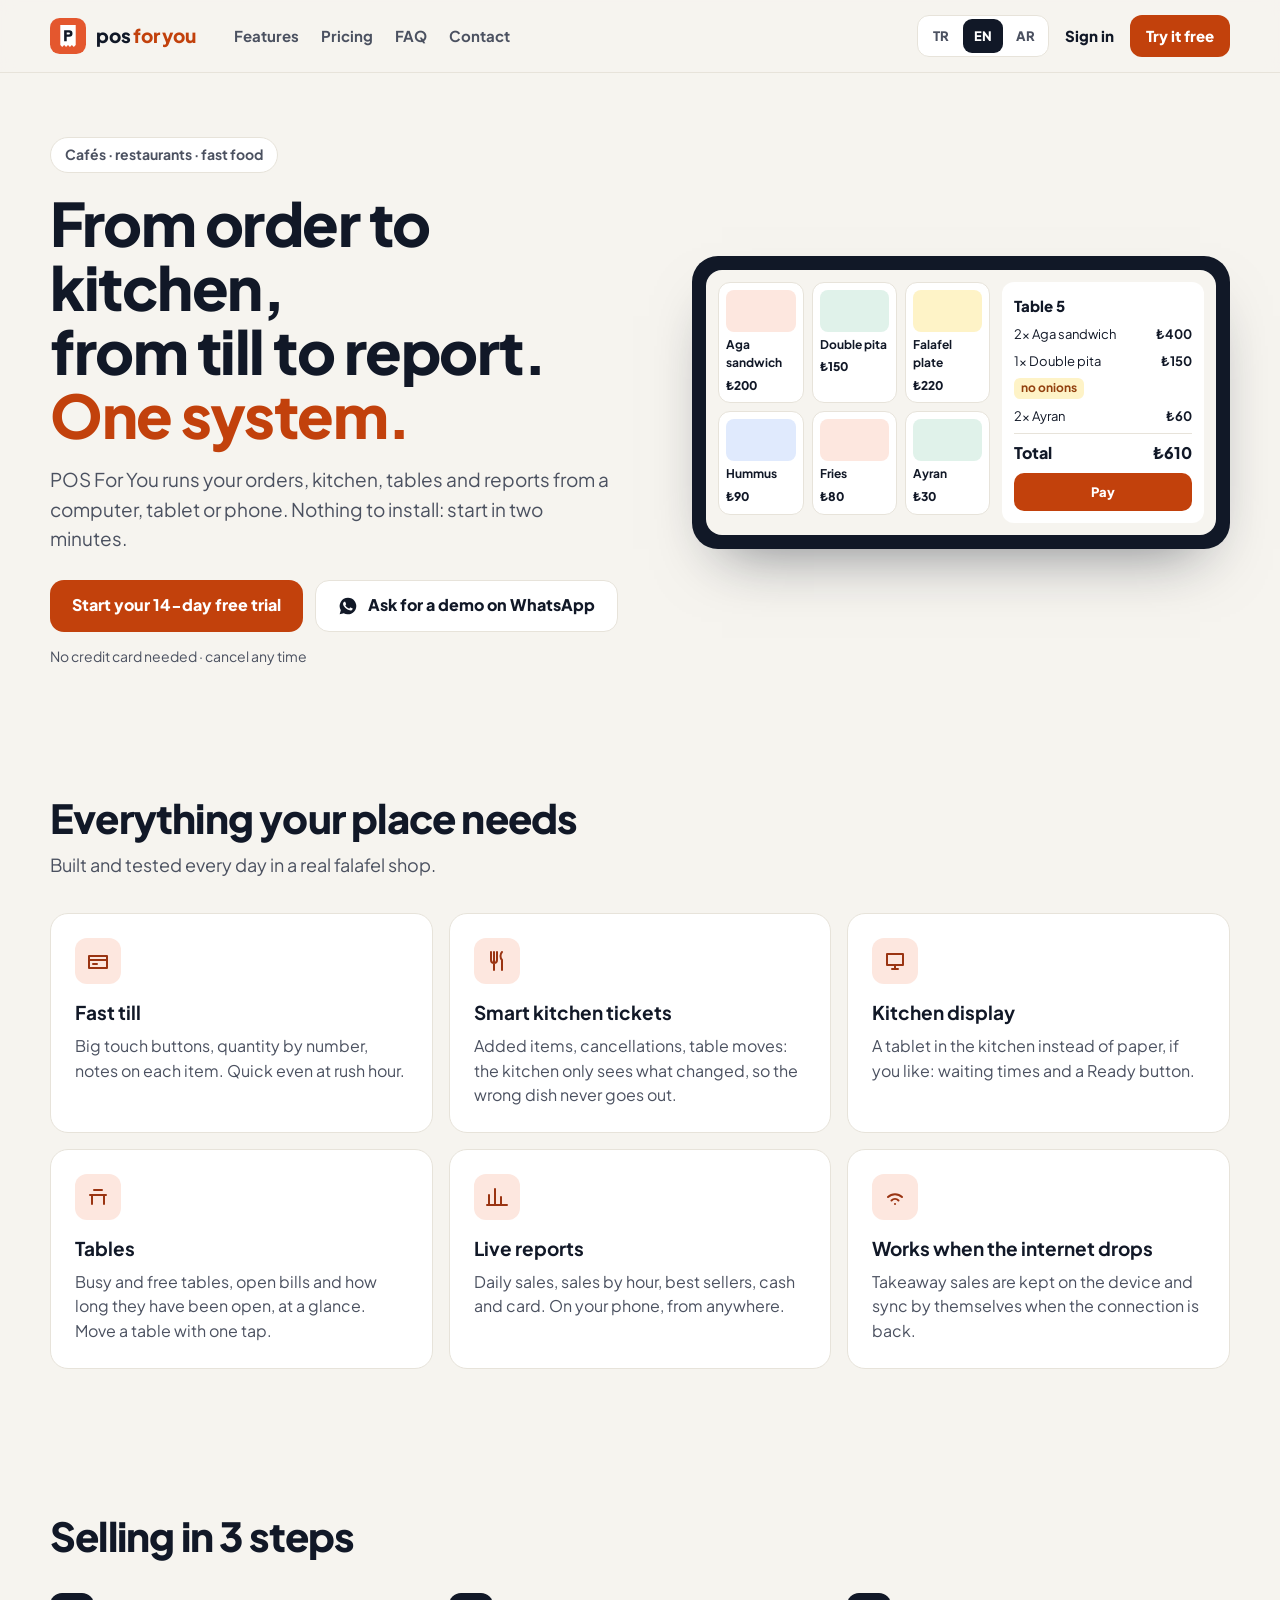
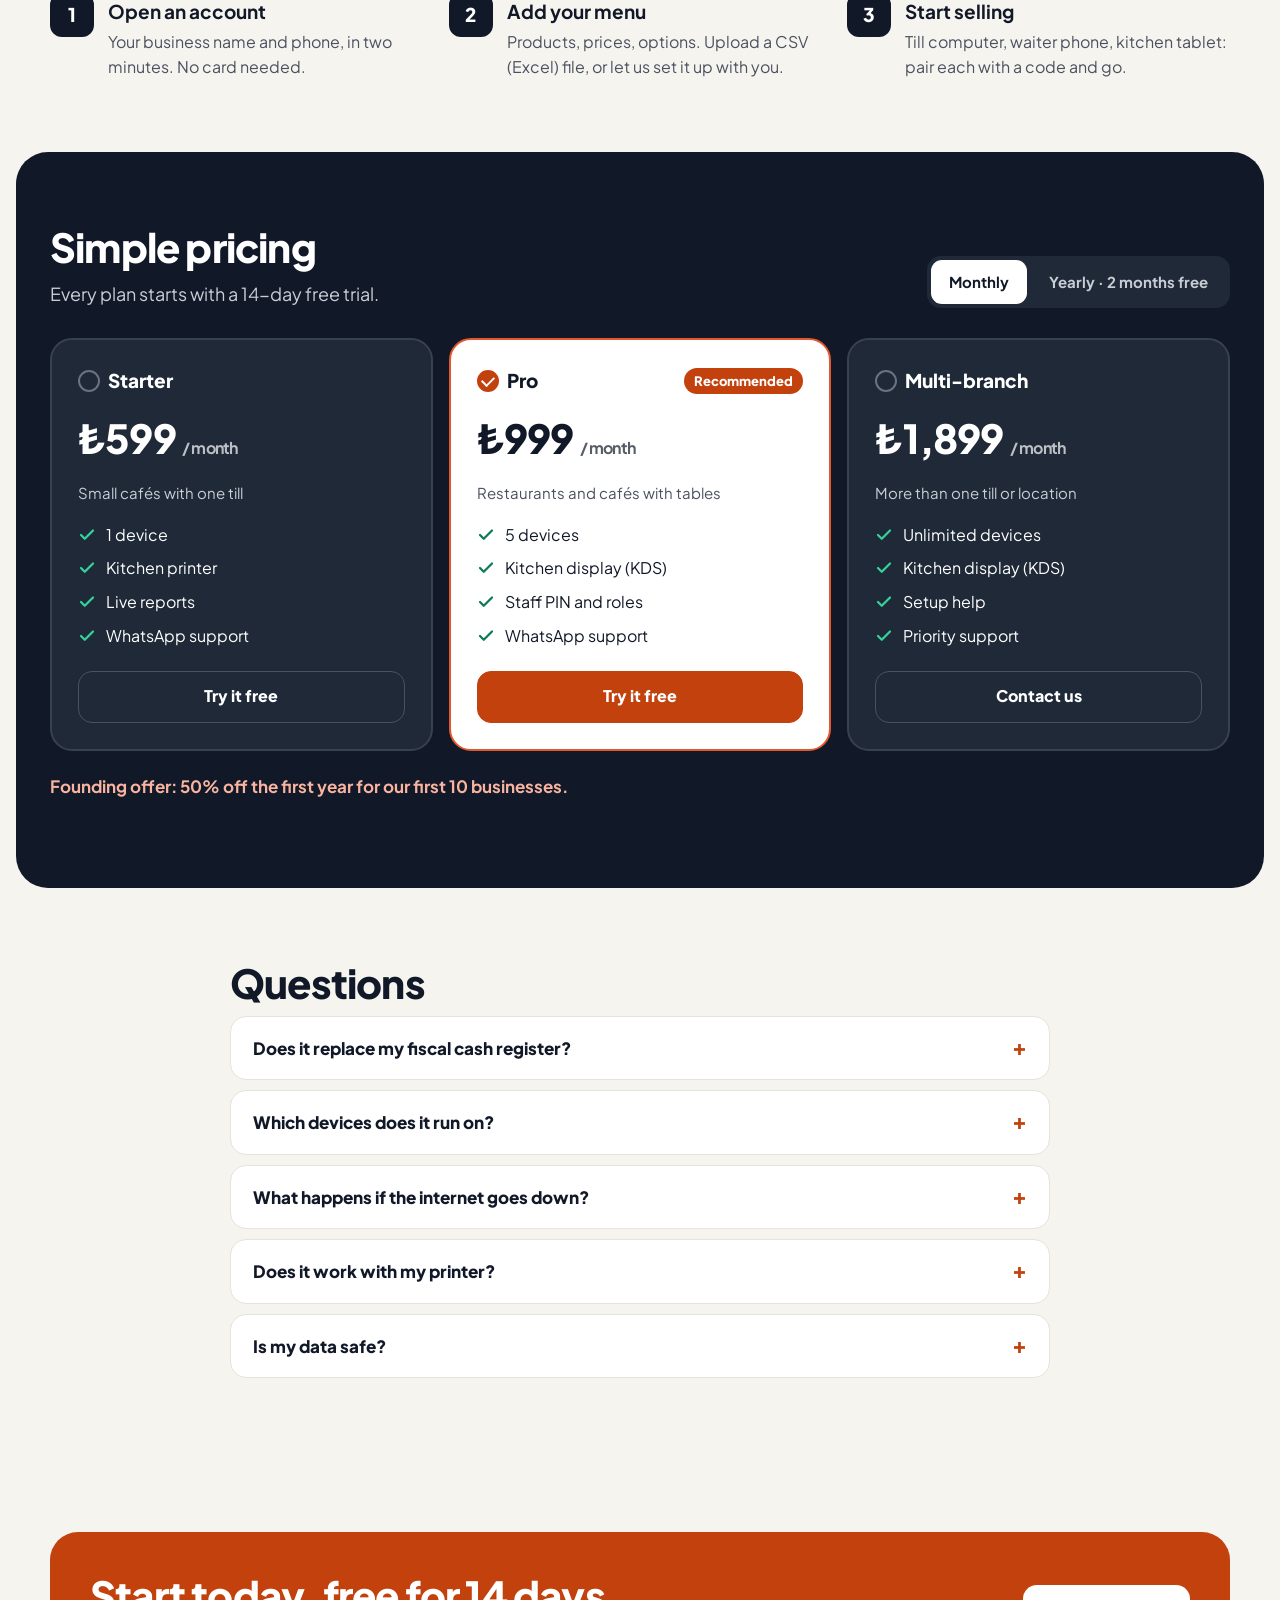
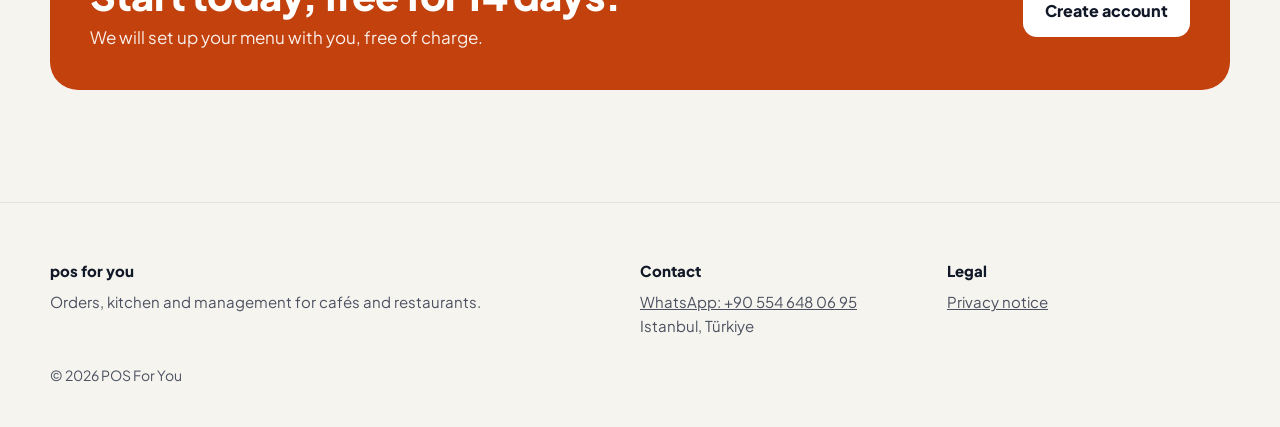
<file: en/index.html>
<!doctype html>
<html lang="en" dir="ltr">
<head>
<meta charset="utf-8">
<meta name="viewport" content="width=device-width, initial-scale=1">
<title>POS For You · Till, kitchen and reports for cafés and restaurants</title>
<meta name="description" content="Orders, kitchen tickets, tables and live reports in one system, on a computer, tablet or phone. Try it free for 14 days.">
<meta name="theme-color" content="#111827">
<link rel="canonical" href="https://posforyou.me/en/">
<link rel="alternate" hreflang="tr" href="https://posforyou.me/"><link rel="alternate" hreflang="en" href="https://posforyou.me/en/"><link rel="alternate" hreflang="ar" href="https://posforyou.me/ar/">
<meta property="og:title" content="POS For You · Till, kitchen and reports for cafés and restaurants">
<meta property="og:description" content="Orders, kitchen tickets, tables and live reports in one system, on a computer, tablet or phone. Try it free for 14 days.">
<meta property="og:url" content="https://posforyou.me/en/">
<meta property="og:type" content="website">
<link rel="icon" href="../favicon.svg" type="image/svg+xml">
<link rel="apple-touch-icon" href="../apple-touch-icon.png">
<link rel="preconnect" href="https://fonts.googleapis.com">
<link rel="preconnect" href="https://fonts.gstatic.com" crossorigin>
<link href="https://fonts.googleapis.com/css2?family=Plus+Jakarta+Sans:wght@500;600;700;800&family=IBM+Plex+Sans+Arabic:wght@500;600;700&display=swap" rel="stylesheet">
<link rel="stylesheet" href="../style.css">
</head>
<body>
<a class="skip" href="#main">Skip</a>
<header class="site"><div class="wrap">
  <a class="brand" href="../en/" aria-label="POS For You"><svg width="36" height="36" viewBox="0 0 112 112" aria-hidden="true"><rect width="112" height="112" rx="30" fill="#E4572E"/><path d="M32 22 H80 V84 L74 90 L68 84 L62 90 L56 84 L50 90 L44 84 L38 90 L32 84 Z" fill="#FFFFFF"/><path d="M44 38 H60 a10 10 0 0 1 0 20 H52 V72 H44 Z M52 45 V51 H59 a3 3 0 0 0 0 -6 Z" fill="#111827" fill-rule="evenodd"/></svg><span>pos <span class="for">for you</span></span></a>
  <nav class="main" aria-label="Site"><a href="#features">Features</a><a href="#pricing">Pricing</a><a href="#faq">FAQ</a><a href="#contact">Contact</a></nav>
  <div class="head-actions">
    <nav class="langs" aria-label="Language"><a href="../" lang="tr" hreflang="tr">TR</a><a href="../en/" lang="en" hreflang="en" aria-current="page">EN</a><a href="../ar/" lang="ar" hreflang="ar">AR</a></nav>
    <a class="login" href="https://app.posforyou.me/login?lang=en">Sign in</a>
    <a class="btn btn-primary btn-sm" href="https://app.posforyou.me/signup?lang=en">Try it free</a>
  </div>
</div></header>
<main id="main">
<section class="hero"><div class="wrap">
  <div>
    <span class="eyebrow">Cafés · restaurants · fast food</span>
    <h1>From order to kitchen,<br>from till to report.<br><span class="accent">One system.</span></h1>
    <p class="lead">POS For You runs your orders, kitchen, tables and reports from a computer, tablet or phone. Nothing to install: start in two minutes.</p>
    <div class="cta-row">
      <a class="btn btn-primary" href="https://app.posforyou.me/signup?lang=en">Start your 14-day free trial</a>
      <a class="btn btn-ghost" href="https://wa.me/905546480695"><svg width="20" height="20" viewBox="0 0 24 24" fill="currentColor" aria-hidden="true"><path d="M12 2a10 10 0 0 0-8.6 15.1L2 22l5-1.3A10 10 0 1 0 12 2zm5.2 14.1c-.2.6-1.3 1.2-1.8 1.2-.5.1-1 .2-3.4-.7-2.8-1.1-4.6-4-4.8-4.2-.1-.2-1.1-1.5-1.1-2.8s.7-2 1-2.3c.2-.3.5-.3.7-.3h.5c.2 0 .4 0 .6.5l.8 2c.1.2.1.4 0 .5l-.3.5-.4.4c-.1.1-.3.3-.1.6.2.3.8 1.3 1.7 2.1 1.2 1 2.1 1.3 2.4 1.5.3.1.5.1.6-.1l.9-1.1c.2-.3.4-.2.6-.1l1.9.9c.3.1.5.2.5.3.1.1.1.7-.1 1.2z"/></svg>Ask for a demo on WhatsApp</a>
    </div>
    <span class="note">No credit card needed · cancel any time</span>
  </div>
  <div class="mock" role="img" aria-label="POS For You"><div class="mock-inner">
    <div class="mock-grid"><div class="tile"><i style="background:#FDE7DF"></i>Aga sandwich<b>₺200</b></div><div class="tile"><i style="background:#E0F2EA"></i>Double pita<b>₺150</b></div><div class="tile"><i style="background:#FEF3C7"></i>Falafel plate<b>₺220</b></div><div class="tile"><i style="background:#E0EAFD"></i>Hummus<b>₺90</b></div><div class="tile"><i style="background:#FDE7DF"></i>Fries<b>₺80</b></div><div class="tile"><i style="background:#E0F2EA"></i>Ayran<b>₺30</b></div></div>
    <div class="ticket"><span class="t">Table 5</span><div class="row"><span>2× Aga sandwich</span><b>₺400</b></div><div class="row"><span>1× Double pita</span><b>₺150</b></div><span class="chip">no onions</span>
      <div class="row"><span>2× Ayran</span><b>₺60</b></div>
      <div class="row sum"><span>Total</span><span>₺610</span></div><div class="pay">Pay</div></div>
  </div></div>
</div></section>

<section id="features"><div class="wrap">
  <div class="sec-head"><h2>Everything your place needs</h2><p>Built and tested every day in a real falafel shop.</p></div>
  <div class="features"><div class="card"><span class="ico"><svg width="24" height="24" viewBox="0 0 24 24" fill="none" stroke="currentColor" stroke-width="2" stroke-linecap="round" stroke-linejoin="round" aria-hidden="true"><path d="M3 7h18v12H3zM3 11h18M7 15h4"/></svg></span><h3>Fast till</h3><p>Big touch buttons, quantity by number, notes on each item. Quick even at rush hour.</p></div><div class="card"><span class="ico"><svg width="24" height="24" viewBox="0 0 24 24" fill="none" stroke="currentColor" stroke-width="2" stroke-linecap="round" stroke-linejoin="round" aria-hidden="true"><path d="M6 3v8a3 3 0 0 0 6 0V3M9 3v18M17 3c-2 2-2 6 0 8v10"/></svg></span><h3>Smart kitchen tickets</h3><p>Added items, cancellations, table moves: the kitchen only sees what changed, so the wrong dish never goes out.</p></div><div class="card"><span class="ico"><svg width="24" height="24" viewBox="0 0 24 24" fill="none" stroke="currentColor" stroke-width="2" stroke-linecap="round" stroke-linejoin="round" aria-hidden="true"><path d="M4 5h16v11H4zM9 20h6M12 16v4"/></svg></span><h3>Kitchen display</h3><p>A tablet in the kitchen instead of paper, if you like: waiting times and a Ready button.</p></div><div class="card"><span class="ico"><svg width="24" height="24" viewBox="0 0 24 24" fill="none" stroke="currentColor" stroke-width="2" stroke-linecap="round" stroke-linejoin="round" aria-hidden="true"><path d="M4 10h16M6 10v9M18 10v9M8 5h8"/></svg></span><h3>Tables</h3><p>Busy and free tables, open bills and how long they have been open, at a glance. Move a table with one tap.</p></div><div class="card"><span class="ico"><svg width="24" height="24" viewBox="0 0 24 24" fill="none" stroke="currentColor" stroke-width="2" stroke-linecap="round" stroke-linejoin="round" aria-hidden="true"><path d="M4 20V10M10 20V4M16 20v-8M22 20H2"/></svg></span><h3>Live reports</h3><p>Daily sales, sales by hour, best sellers, cash and card. On your phone, from anywhere.</p></div><div class="card"><span class="ico"><svg width="24" height="24" viewBox="0 0 24 24" fill="none" stroke="currentColor" stroke-width="2" stroke-linecap="round" stroke-linejoin="round" aria-hidden="true"><path d="M5 12a10 10 0 0 1 14 0M8.5 15.5a5 5 0 0 1 7 0M12 19h.01"/></svg></span><h3>Works when the internet drops</h3><p>Takeaway sales are kept on the device and sync by themselves when the connection is back.</p></div></div>
</div></section>

<section><div class="wrap">
  <div class="sec-head"><h2>Selling in 3 steps</h2></div>
  <div class="steps"><div class="step"><span class="n">1</span><div><h3>Open an account</h3><p>Your business name and phone, in two minutes. No card needed.</p></div></div><div class="step"><span class="n">2</span><div><h3>Add your menu</h3><p>Products, prices, options. Upload a CSV (Excel) file, or let us set it up with you.</p></div></div><div class="step"><span class="n">3</span><div><h3>Start selling</h3><p>Till computer, waiter phone, kitchen tablet: pair each with a code and go.</p></div></div></div>
</div></section>

<section class="pricing" id="pricing"><div class="wrap">
  <div class="pricing-top">
    <div class="sec-head" style="margin:0"><h2>Simple pricing</h2><p>Every plan starts with a 14-day free trial.</p></div>
    <div class="toggle" role="group" aria-label="Simple pricing">
      <button type="button" data-period="m" aria-pressed="true">Monthly</button>
      <button type="button" data-period="y" aria-pressed="false">Yearly · 2 months free</button>
    </div>
  </div>
  <div class="plans" role="radiogroup" aria-label="Simple pricing"><div class="plan" role="radio" tabindex="0" aria-checked="false" data-plan="starter"><div class="top"><span class="pick" aria-hidden="true"></span><span class="name">Starter</span></div><div class="price" dir="ltr"><span data-m="₺599" data-y="₺5,990">₺599</span> <small data-m="/ month" data-y="/ year">/ month</small></div><span class="for">Small cafés with one till</span><ul><li><svg width="18" height="18" viewBox="0 0 24 24" fill="none" stroke="currentColor" stroke-width="3" stroke-linecap="round" stroke-linejoin="round" aria-hidden="true"><path d="M20 6 9 17l-5-5"/></svg><span>1 device</span></li><li><svg width="18" height="18" viewBox="0 0 24 24" fill="none" stroke="currentColor" stroke-width="3" stroke-linecap="round" stroke-linejoin="round" aria-hidden="true"><path d="M20 6 9 17l-5-5"/></svg><span>Kitchen printer</span></li><li><svg width="18" height="18" viewBox="0 0 24 24" fill="none" stroke="currentColor" stroke-width="3" stroke-linecap="round" stroke-linejoin="round" aria-hidden="true"><path d="M20 6 9 17l-5-5"/></svg><span>Live reports</span></li><li><svg width="18" height="18" viewBox="0 0 24 24" fill="none" stroke="currentColor" stroke-width="3" stroke-linecap="round" stroke-linejoin="round" aria-hidden="true"><path d="M20 6 9 17l-5-5"/></svg><span>WhatsApp support</span></li></ul><a class="btn plan-cta" href="https://app.posforyou.me/signup?lang=en&plan=starter">Try it free</a></div><div class="plan selected" role="radio" tabindex="0" aria-checked="true" data-plan="pro"><div class="top"><span class="pick" aria-hidden="true"></span><span class="name">Pro</span><span class="badge">Recommended</span></div><div class="price" dir="ltr"><span data-m="₺999" data-y="₺9,990">₺999</span> <small data-m="/ month" data-y="/ year">/ month</small></div><span class="for">Restaurants and cafés with tables</span><ul><li><svg width="18" height="18" viewBox="0 0 24 24" fill="none" stroke="currentColor" stroke-width="3" stroke-linecap="round" stroke-linejoin="round" aria-hidden="true"><path d="M20 6 9 17l-5-5"/></svg><span>5 devices</span></li><li><svg width="18" height="18" viewBox="0 0 24 24" fill="none" stroke="currentColor" stroke-width="3" stroke-linecap="round" stroke-linejoin="round" aria-hidden="true"><path d="M20 6 9 17l-5-5"/></svg><span>Kitchen display (KDS)</span></li><li><svg width="18" height="18" viewBox="0 0 24 24" fill="none" stroke="currentColor" stroke-width="3" stroke-linecap="round" stroke-linejoin="round" aria-hidden="true"><path d="M20 6 9 17l-5-5"/></svg><span>Staff PIN and roles</span></li><li><svg width="18" height="18" viewBox="0 0 24 24" fill="none" stroke="currentColor" stroke-width="3" stroke-linecap="round" stroke-linejoin="round" aria-hidden="true"><path d="M20 6 9 17l-5-5"/></svg><span>WhatsApp support</span></li></ul><a class="btn plan-cta" href="https://app.posforyou.me/signup?lang=en&plan=pro">Try it free</a></div><div class="plan" role="radio" tabindex="0" aria-checked="false" data-plan="multi"><div class="top"><span class="pick" aria-hidden="true"></span><span class="name">Multi-branch</span></div><div class="price" dir="ltr"><span data-m="₺1,899" data-y="₺18,990">₺1,899</span> <small data-m="/ month" data-y="/ year">/ month</small></div><span class="for">More than one till or location</span><ul><li><svg width="18" height="18" viewBox="0 0 24 24" fill="none" stroke="currentColor" stroke-width="3" stroke-linecap="round" stroke-linejoin="round" aria-hidden="true"><path d="M20 6 9 17l-5-5"/></svg><span>Unlimited devices</span></li><li><svg width="18" height="18" viewBox="0 0 24 24" fill="none" stroke="currentColor" stroke-width="3" stroke-linecap="round" stroke-linejoin="round" aria-hidden="true"><path d="M20 6 9 17l-5-5"/></svg><span>Kitchen display (KDS)</span></li><li><svg width="18" height="18" viewBox="0 0 24 24" fill="none" stroke="currentColor" stroke-width="3" stroke-linecap="round" stroke-linejoin="round" aria-hidden="true"><path d="M20 6 9 17l-5-5"/></svg><span>Setup help</span></li><li><svg width="18" height="18" viewBox="0 0 24 24" fill="none" stroke="currentColor" stroke-width="3" stroke-linecap="round" stroke-linejoin="round" aria-hidden="true"><path d="M20 6 9 17l-5-5"/></svg><span>Priority support</span></li></ul><a class="btn plan-cta" href="https://wa.me/905546480695">Contact us</a></div></div>
  <p class="founding">Founding offer: 50% off the first year for our first 10 businesses.</p>
</div></section>

<section id="faq"><div class="wrap faq">
  <h2>Questions</h2>
  <details><summary>Does it replace my fiscal cash register?</summary><p>No. POS For You handles orders, the kitchen and management. Official receipts still come from your registered cash register.</p></details><details><summary>Which devices does it run on?</summary><p>Windows computers, tablets and phones, in the browser or the Windows app.</p></details><details><summary>What happens if the internet goes down?</summary><p>You keep selling takeaway: sales are stored on the device and sent automatically when the connection returns. Sending table orders to the kitchen needs the connection.</p></details><details><summary>Does it work with my printer?</summary><p>With most 58 mm and 80 mm thermal receipt printers. Test yours during the free trial.</p></details><details><summary>Is my data safe?</summary><p>Data travels encrypted and every business only ever sees its own data. It is kept even if your subscription ends.</p></details>
</div></section>

<section><div class="wrap"><div class="final">
  <div><h2>Start today, free for 14 days.</h2><span>We will set up your menu with you, free of charge.</span></div>
  <a class="btn" href="https://app.posforyou.me/signup?lang=en">Create account</a>
</div></div></section>
</main>
<footer class="site" id="contact"><div class="wrap">
  <div class="cols">
    <div><span class="ttl">pos for you</span>Orders, kitchen and management for cafés and restaurants.</div>
    <div><span class="ttl">Contact</span><a href="https://wa.me/905546480695" dir="ltr">WhatsApp: ⁦+90 554 648 06 95⁩</a><br>Istanbul, Türkiye</div>
    <div><span class="ttl">Legal</span><a href="../en/privacy.html">Privacy notice</a></div>
  </div>
  <div class="copy">© 2026 POS For You</div>
</div></footer>
<script>
var cards = document.querySelectorAll('.plan[role="radio"]');
function pick(card) {
  cards.forEach(function (c) { var on = c === card; c.classList.toggle('selected', on); c.setAttribute('aria-checked', String(on)); });
}
cards.forEach(function (card) {
  card.addEventListener('click', function (ev) { if (!ev.target.closest('a')) pick(card); });
  card.addEventListener('keydown', function (ev) {
    if (ev.key === 'Enter' || ev.key === ' ') { ev.preventDefault(); pick(card); }
  });
});
document.querySelectorAll('.toggle button').forEach(function (b) {
  b.addEventListener('click', function () {
    var p = b.getAttribute('data-period');
    document.querySelectorAll('.toggle button').forEach(function (x) { x.setAttribute('aria-pressed', String(x === b)); });
    document.querySelectorAll('[data-m]').forEach(function (el) { el.textContent = el.getAttribute('data-' + p); });
  });
});
</script>
</body>
</html>
</file>
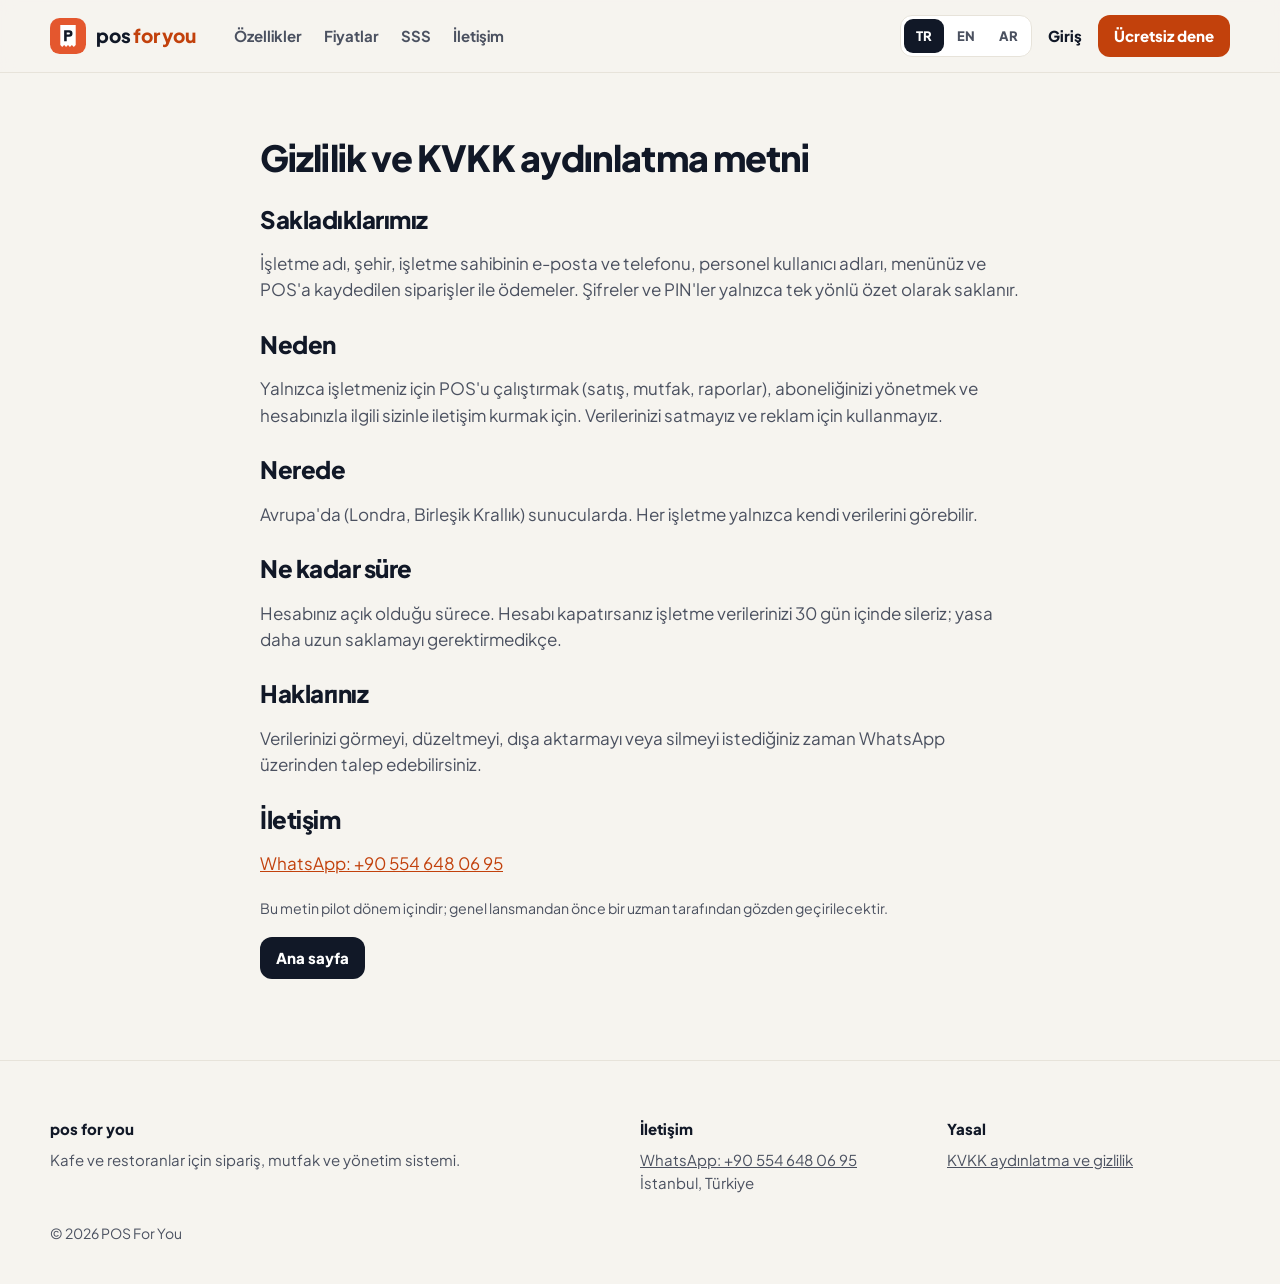
<file: gizlilik.html>
<!doctype html>
<html lang="tr" dir="ltr">
<head>
<meta charset="utf-8">
<meta name="viewport" content="width=device-width, initial-scale=1">
<title>Gizlilik ve KVKK aydınlatma metni · POS For You</title>
<meta name="description" content="Adisyon, mutfak fişi, masa ve canlı raporlar tek sistemde. Bilgisayar, tablet ve telefondan. 14 gün ücretsiz deneyin.">
<meta name="theme-color" content="#111827">
<link rel="canonical" href="https://posforyou.me/gizlilik.html">
<link rel="alternate" hreflang="tr" href="https://posforyou.me/"><link rel="alternate" hreflang="en" href="https://posforyou.me/en/"><link rel="alternate" hreflang="ar" href="https://posforyou.me/ar/">
<meta property="og:title" content="Gizlilik ve KVKK aydınlatma metni · POS For You">
<meta property="og:description" content="Adisyon, mutfak fişi, masa ve canlı raporlar tek sistemde. Bilgisayar, tablet ve telefondan. 14 gün ücretsiz deneyin.">
<meta property="og:url" content="https://posforyou.me/gizlilik.html">
<meta property="og:type" content="website">
<link rel="icon" href="favicon.svg" type="image/svg+xml">
<link rel="apple-touch-icon" href="apple-touch-icon.png">
<link rel="preconnect" href="https://fonts.googleapis.com">
<link rel="preconnect" href="https://fonts.gstatic.com" crossorigin>
<link href="https://fonts.googleapis.com/css2?family=Plus+Jakarta+Sans:wght@500;600;700;800&family=IBM+Plex+Sans+Arabic:wght@500;600;700&display=swap" rel="stylesheet">
<link rel="stylesheet" href="style.css">
</head>
<body>
<a class="skip" href="#main">Skip</a>
<header class="site"><div class="wrap">
  <a class="brand" href="" aria-label="POS For You"><svg width="36" height="36" viewBox="0 0 112 112" aria-hidden="true"><rect width="112" height="112" rx="30" fill="#E4572E"/><path d="M32 22 H80 V84 L74 90 L68 84 L62 90 L56 84 L50 90 L44 84 L38 90 L32 84 Z" fill="#FFFFFF"/><path d="M44 38 H60 a10 10 0 0 1 0 20 H52 V72 H44 Z M52 45 V51 H59 a3 3 0 0 0 0 -6 Z" fill="#111827" fill-rule="evenodd"/></svg><span>pos <span class="for">for you</span></span></a>
  <nav class="main" aria-label="Site"><a href="#ozellikler">Özellikler</a><a href="#fiyatlar">Fiyatlar</a><a href="#sss">SSS</a><a href="#iletisim">İletişim</a></nav>
  <div class="head-actions">
    <nav class="langs" aria-label="Language"><a href="" lang="tr" hreflang="tr" aria-current="page">TR</a><a href="en/" lang="en" hreflang="en">EN</a><a href="ar/" lang="ar" hreflang="ar">AR</a></nav>
    <a class="login" href="https://app.posforyou.me/login?lang=tr">Giriş</a>
    <a class="btn btn-primary btn-sm" href="https://app.posforyou.me/signup?lang=tr">Ücretsiz dene</a>
  </div>
</div></header>
<main id="main"><div class="wrap doc">
  <h1>Gizlilik ve KVKK aydınlatma metni</h1>
  <h2>Sakladıklarımız</h2><p>İşletme adı, şehir, işletme sahibinin e-posta ve telefonu, personel kullanıcı adları, menünüz ve POS&#x27;a kaydedilen siparişler ile ödemeler. Şifreler ve PIN&#x27;ler yalnızca tek yönlü özet olarak saklanır.</p><h2>Neden</h2><p>Yalnızca işletmeniz için POS&#x27;u çalıştırmak (satış, mutfak, raporlar), aboneliğinizi yönetmek ve hesabınızla ilgili sizinle iletişim kurmak için. Verilerinizi satmayız ve reklam için kullanmayız.</p><h2>Nerede</h2><p>Avrupa&#x27;da (Londra, Birleşik Krallık) sunucularda. Her işletme yalnızca kendi verilerini görebilir.</p><h2>Ne kadar süre</h2><p>Hesabınız açık olduğu sürece. Hesabı kapatırsanız işletme verilerinizi 30 gün içinde sileriz; yasa daha uzun saklamayı gerektirmedikçe.</p><h2>Haklarınız</h2><p>Verilerinizi görmeyi, düzeltmeyi, dışa aktarmayı veya silmeyi istediğiniz zaman WhatsApp üzerinden talep edebilirsiniz.</p>
  <h2>İletişim</h2><p><a href="https://wa.me/905546480695" dir="ltr">WhatsApp: ⁦+90 554 648 06 95⁩</a></p>
  <p><small>Bu metin pilot dönem içindir; genel lansmandan önce bir uzman tarafından gözden geçirilecektir.</small></p>
  <p><a class="btn btn-dark btn-sm" href="">Ana sayfa</a></p>
</div></main>
<footer class="site" id="iletisim"><div class="wrap">
  <div class="cols">
    <div><span class="ttl">pos for you</span>Kafe ve restoranlar için sipariş, mutfak ve yönetim sistemi.</div>
    <div><span class="ttl">İletişim</span><a href="https://wa.me/905546480695" dir="ltr">WhatsApp: ⁦+90 554 648 06 95⁩</a><br>İstanbul, Türkiye</div>
    <div><span class="ttl">Yasal</span><a href="gizlilik.html">KVKK aydınlatma ve gizlilik</a></div>
  </div>
  <div class="copy">© 2026 POS For You</div>
</div></footer>
</body>
</html>
</file>
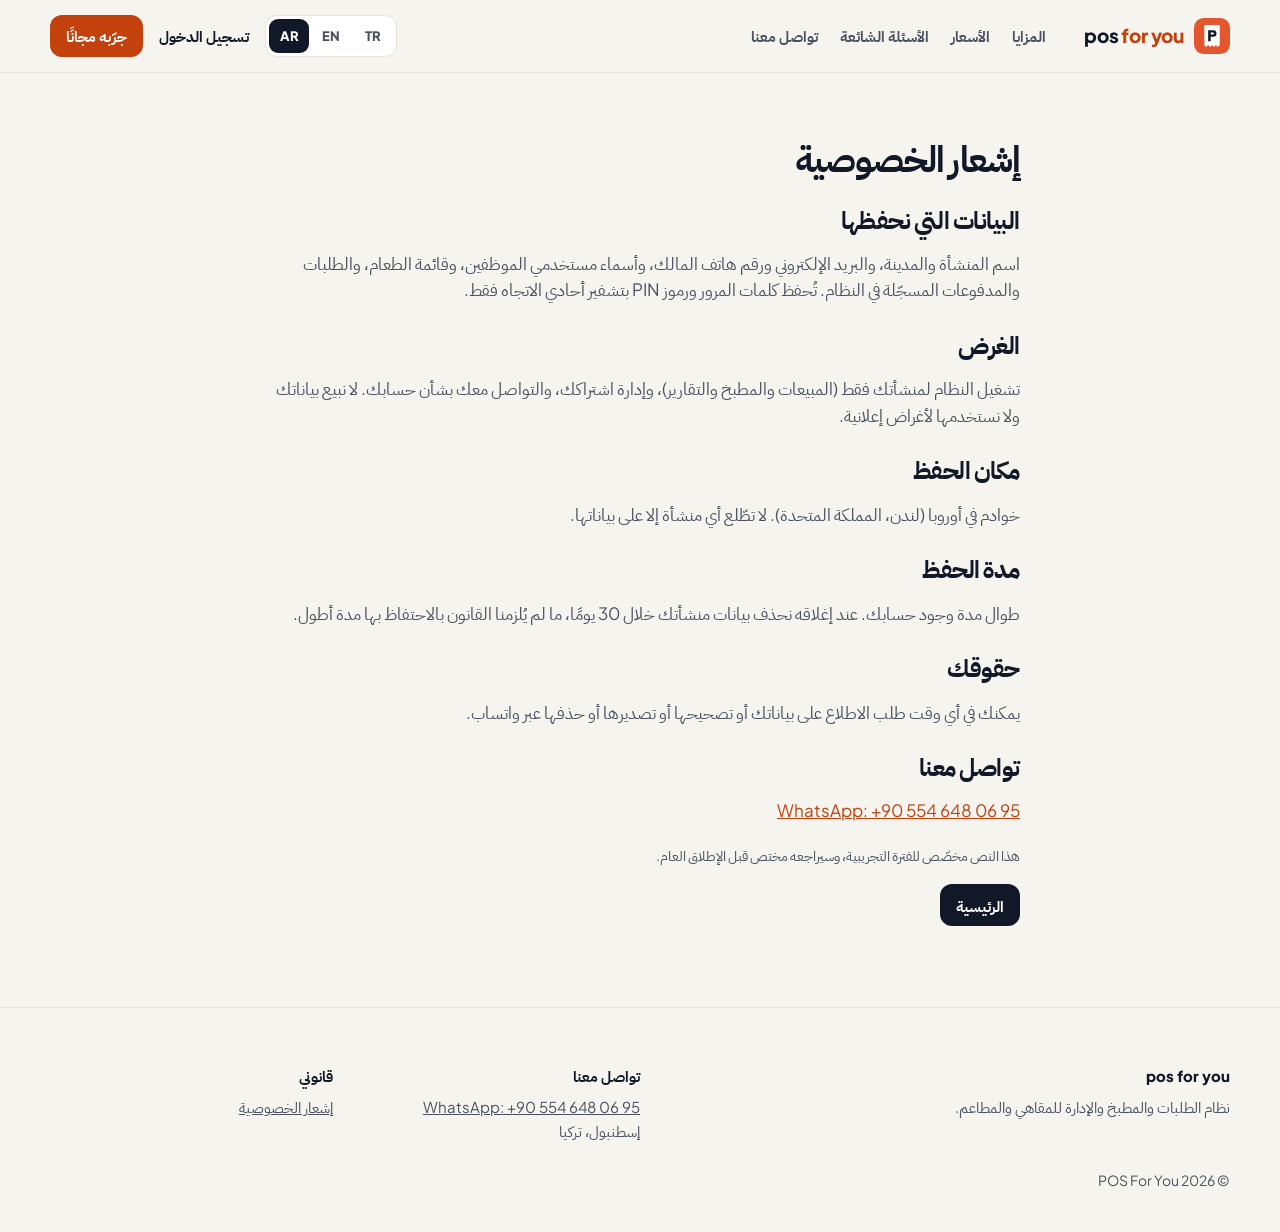
<file: ar/privacy.html>
<!doctype html>
<html lang="ar" dir="rtl">
<head>
<meta charset="utf-8">
<meta name="viewport" content="width=device-width, initial-scale=1">
<title>إشعار الخصوصية · POS For You</title>
<meta name="description" content="الطلبات وتذاكر المطبخ والطاولات والتقارير المباشرة في نظام واحد، من الحاسوب أو الجهاز اللوحي أو الهاتف. جرّبه مجانًا لمدة 14 يومًا.">
<meta name="theme-color" content="#111827">
<link rel="canonical" href="https://posforyou.me/ar/privacy.html">
<link rel="alternate" hreflang="tr" href="https://posforyou.me/"><link rel="alternate" hreflang="en" href="https://posforyou.me/en/"><link rel="alternate" hreflang="ar" href="https://posforyou.me/ar/">
<meta property="og:title" content="إشعار الخصوصية · POS For You">
<meta property="og:description" content="الطلبات وتذاكر المطبخ والطاولات والتقارير المباشرة في نظام واحد، من الحاسوب أو الجهاز اللوحي أو الهاتف. جرّبه مجانًا لمدة 14 يومًا.">
<meta property="og:url" content="https://posforyou.me/ar/privacy.html">
<meta property="og:type" content="website">
<link rel="icon" href="../favicon.svg" type="image/svg+xml">
<link rel="apple-touch-icon" href="../apple-touch-icon.png">
<link rel="preconnect" href="https://fonts.googleapis.com">
<link rel="preconnect" href="https://fonts.gstatic.com" crossorigin>
<link href="https://fonts.googleapis.com/css2?family=Plus+Jakarta+Sans:wght@500;600;700;800&family=IBM+Plex+Sans+Arabic:wght@500;600;700&display=swap" rel="stylesheet">
<link rel="stylesheet" href="../style.css">
</head>
<body>
<a class="skip" href="#main">Skip</a>
<header class="site"><div class="wrap">
  <a class="brand" href="../ar/" aria-label="POS For You"><svg width="36" height="36" viewBox="0 0 112 112" aria-hidden="true"><rect width="112" height="112" rx="30" fill="#E4572E"/><path d="M32 22 H80 V84 L74 90 L68 84 L62 90 L56 84 L50 90 L44 84 L38 90 L32 84 Z" fill="#FFFFFF"/><path d="M44 38 H60 a10 10 0 0 1 0 20 H52 V72 H44 Z M52 45 V51 H59 a3 3 0 0 0 0 -6 Z" fill="#111827" fill-rule="evenodd"/></svg><span>pos <span class="for">for you</span></span></a>
  <nav class="main" aria-label="Site"><a href="../ar/#features">المزايا</a><a href="../ar/#pricing">الأسعار</a><a href="../ar/#faq">الأسئلة الشائعة</a><a href="../ar/#contact">تواصل معنا</a></nav>
  <div class="head-actions">
    <nav class="langs" aria-label="Language"><a href="../" lang="tr" hreflang="tr">TR</a><a href="../en/" lang="en" hreflang="en">EN</a><a href="../ar/" lang="ar" hreflang="ar" aria-current="page">AR</a></nav>
    <a class="login" href="https://app.posforyou.me/login?lang=ar">تسجيل الدخول</a>
    <a class="btn btn-primary btn-sm" href="https://app.posforyou.me/signup?lang=ar">جرّبه مجانًا</a>
  </div>
</div></header>
<main id="main"><div class="wrap doc">
  <h1>إشعار الخصوصية</h1>
  <h2>البيانات التي نحفظها</h2><p>اسم المنشأة والمدينة، والبريد الإلكتروني ورقم هاتف المالك، وأسماء مستخدمي الموظفين، وقائمة الطعام، والطلبات والمدفوعات المسجّلة في النظام. تُحفظ كلمات المرور ورموز PIN بتشفير أحادي الاتجاه فقط.</p><h2>الغرض</h2><p>تشغيل النظام لمنشأتك فقط (المبيعات والمطبخ والتقارير)، وإدارة اشتراكك، والتواصل معك بشأن حسابك. لا نبيع بياناتك ولا نستخدمها لأغراض إعلانية.</p><h2>مكان الحفظ</h2><p>خوادم في أوروبا (لندن، المملكة المتحدة). لا تطّلع أي منشأة إلا على بياناتها.</p><h2>مدة الحفظ</h2><p>طوال مدة وجود حسابك. عند إغلاقه نحذف بيانات منشأتك خلال 30 يومًا، ما لم يُلزمنا القانون بالاحتفاظ بها مدة أطول.</p><h2>حقوقك</h2><p>يمكنك في أي وقت طلب الاطلاع على بياناتك أو تصحيحها أو تصديرها أو حذفها عبر واتساب.</p>
  <h2>تواصل معنا</h2><p><a href="https://wa.me/905546480695" dir="ltr">WhatsApp: ⁦+90 554 648 06 95⁩</a></p>
  <p><small>هذا النص مخصّص للفترة التجريبية، وسيراجعه مختص قبل الإطلاق العام.</small></p>
  <p><a class="btn btn-dark btn-sm" href="../ar/">الرئيسية</a></p>
</div></main>
<footer class="site" id="contact"><div class="wrap">
  <div class="cols">
    <div><span class="ttl">pos for you</span>نظام الطلبات والمطبخ والإدارة للمقاهي والمطاعم.</div>
    <div><span class="ttl">تواصل معنا</span><a href="https://wa.me/905546480695" dir="ltr">WhatsApp: ⁦+90 554 648 06 95⁩</a><br>إسطنبول، تركيا</div>
    <div><span class="ttl">قانوني</span><a href="../ar/privacy.html">إشعار الخصوصية</a></div>
  </div>
  <div class="copy">© 2026 POS For You</div>
</div></footer>
</body>
</html>
</file>
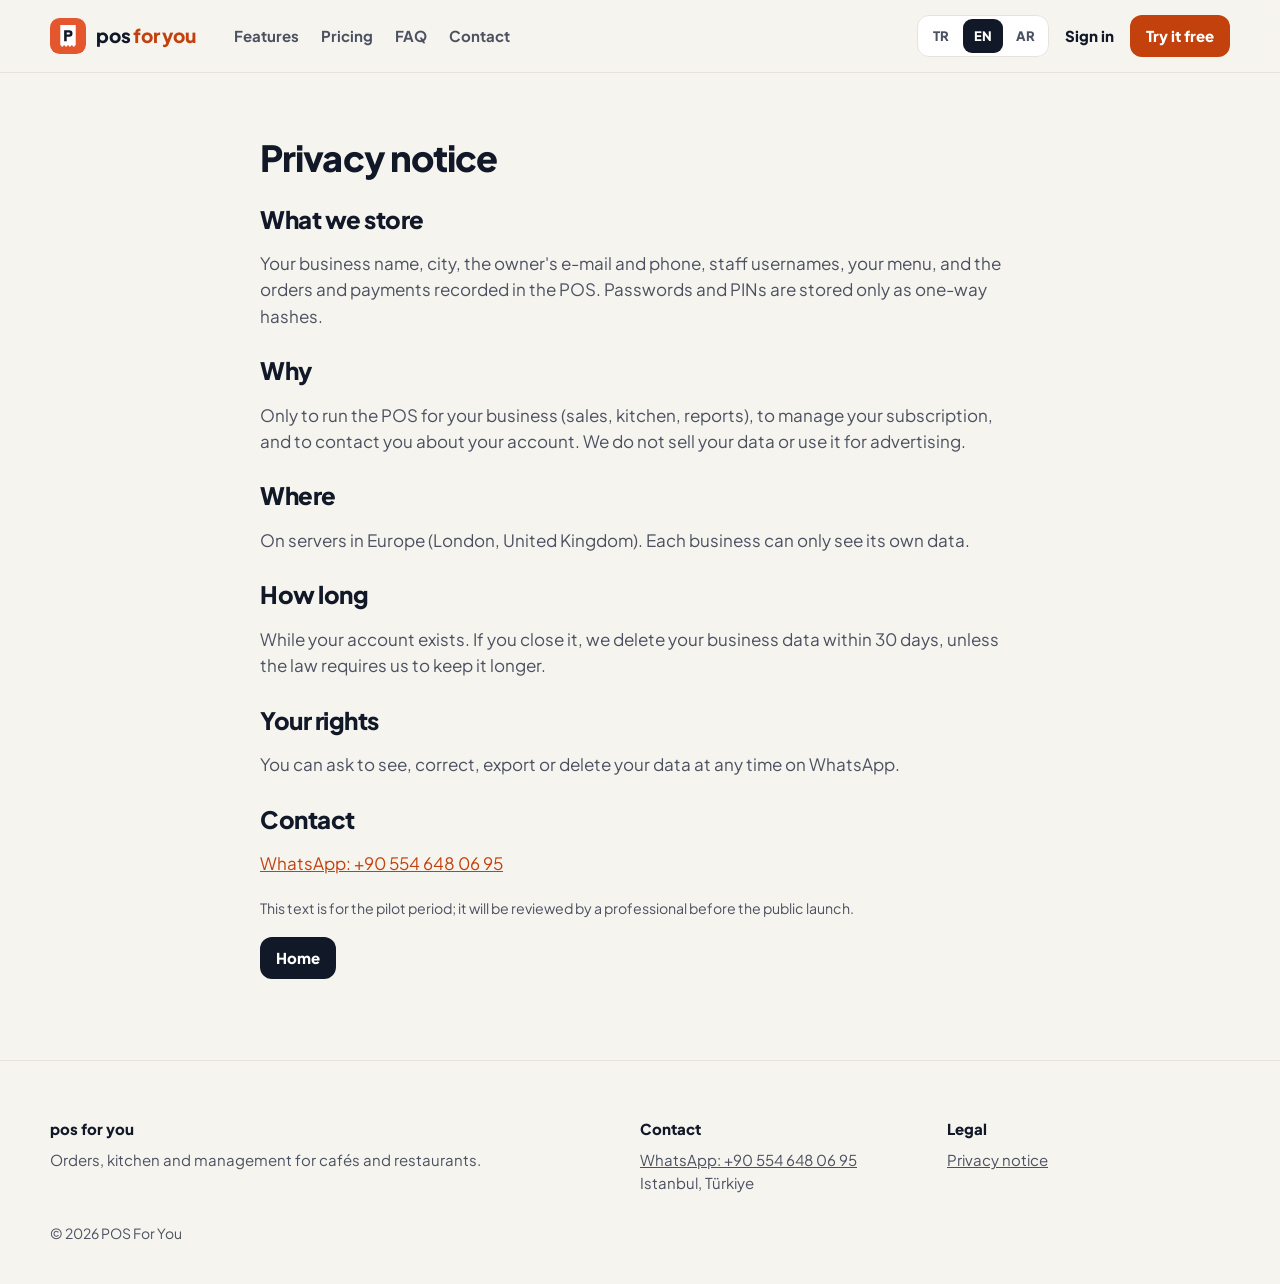
<file: en/privacy.html>
<!doctype html>
<html lang="en" dir="ltr">
<head>
<meta charset="utf-8">
<meta name="viewport" content="width=device-width, initial-scale=1">
<title>Privacy notice · POS For You</title>
<meta name="description" content="Orders, kitchen tickets, tables and live reports in one system, on a computer, tablet or phone. Try it free for 14 days.">
<meta name="theme-color" content="#111827">
<link rel="canonical" href="https://posforyou.me/en/privacy.html">
<link rel="alternate" hreflang="tr" href="https://posforyou.me/"><link rel="alternate" hreflang="en" href="https://posforyou.me/en/"><link rel="alternate" hreflang="ar" href="https://posforyou.me/ar/">
<meta property="og:title" content="Privacy notice · POS For You">
<meta property="og:description" content="Orders, kitchen tickets, tables and live reports in one system, on a computer, tablet or phone. Try it free for 14 days.">
<meta property="og:url" content="https://posforyou.me/en/privacy.html">
<meta property="og:type" content="website">
<link rel="icon" href="../favicon.svg" type="image/svg+xml">
<link rel="apple-touch-icon" href="../apple-touch-icon.png">
<link rel="preconnect" href="https://fonts.googleapis.com">
<link rel="preconnect" href="https://fonts.gstatic.com" crossorigin>
<link href="https://fonts.googleapis.com/css2?family=Plus+Jakarta+Sans:wght@500;600;700;800&family=IBM+Plex+Sans+Arabic:wght@500;600;700&display=swap" rel="stylesheet">
<link rel="stylesheet" href="../style.css">
</head>
<body>
<a class="skip" href="#main">Skip</a>
<header class="site"><div class="wrap">
  <a class="brand" href="../en/" aria-label="POS For You"><svg width="36" height="36" viewBox="0 0 112 112" aria-hidden="true"><rect width="112" height="112" rx="30" fill="#E4572E"/><path d="M32 22 H80 V84 L74 90 L68 84 L62 90 L56 84 L50 90 L44 84 L38 90 L32 84 Z" fill="#FFFFFF"/><path d="M44 38 H60 a10 10 0 0 1 0 20 H52 V72 H44 Z M52 45 V51 H59 a3 3 0 0 0 0 -6 Z" fill="#111827" fill-rule="evenodd"/></svg><span>pos <span class="for">for you</span></span></a>
  <nav class="main" aria-label="Site"><a href="../en/#features">Features</a><a href="../en/#pricing">Pricing</a><a href="../en/#faq">FAQ</a><a href="../en/#contact">Contact</a></nav>
  <div class="head-actions">
    <nav class="langs" aria-label="Language"><a href="../" lang="tr" hreflang="tr">TR</a><a href="../en/" lang="en" hreflang="en" aria-current="page">EN</a><a href="../ar/" lang="ar" hreflang="ar">AR</a></nav>
    <a class="login" href="https://app.posforyou.me/login?lang=en">Sign in</a>
    <a class="btn btn-primary btn-sm" href="https://app.posforyou.me/signup?lang=en">Try it free</a>
  </div>
</div></header>
<main id="main"><div class="wrap doc">
  <h1>Privacy notice</h1>
  <h2>What we store</h2><p>Your business name, city, the owner&#x27;s e-mail and phone, staff usernames, your menu, and the orders and payments recorded in the POS. Passwords and PINs are stored only as one-way hashes.</p><h2>Why</h2><p>Only to run the POS for your business (sales, kitchen, reports), to manage your subscription, and to contact you about your account. We do not sell your data or use it for advertising.</p><h2>Where</h2><p>On servers in Europe (London, United Kingdom). Each business can only see its own data.</p><h2>How long</h2><p>While your account exists. If you close it, we delete your business data within 30 days, unless the law requires us to keep it longer.</p><h2>Your rights</h2><p>You can ask to see, correct, export or delete your data at any time on WhatsApp.</p>
  <h2>Contact</h2><p><a href="https://wa.me/905546480695" dir="ltr">WhatsApp: ⁦+90 554 648 06 95⁩</a></p>
  <p><small>This text is for the pilot period; it will be reviewed by a professional before the public launch.</small></p>
  <p><a class="btn btn-dark btn-sm" href="../en/">Home</a></p>
</div></main>
<footer class="site" id="contact"><div class="wrap">
  <div class="cols">
    <div><span class="ttl">pos for you</span>Orders, kitchen and management for cafés and restaurants.</div>
    <div><span class="ttl">Contact</span><a href="https://wa.me/905546480695" dir="ltr">WhatsApp: ⁦+90 554 648 06 95⁩</a><br>Istanbul, Türkiye</div>
    <div><span class="ttl">Legal</span><a href="../en/privacy.html">Privacy notice</a></div>
  </div>
  <div class="copy">© 2026 POS For You</div>
</div></footer>
</body>
</html>
</file>
<file: style.css>
/* POS For You website. Brand: Paprika #E4572E (text/buttons use the AA shade #C2410C / #B8401D), Ink #111827,
   Bone #F6F4EF, Mint #0E9F6E. Logical properties everywhere so Arabic (RTL) mirrors correctly. */
:root {
  --paprika: #E4572E;
  --paprika-strong: #C2410C;
  --paprika-dark: #9A3412;
  --ink: #111827;
  --ink-2: #1F2937;
  --bone: #F6F4EF;
  --line: #E7E3DA;
  --slate: #4B5160;
  --mint: #0B7A55;
  --radius: 18px;
  --font: "Plus Jakarta Sans", "IBM Plex Sans Arabic", system-ui, -apple-system, "Segoe UI", sans-serif;
}
* { box-sizing: border-box; }
html { scroll-behavior: smooth; }
body { margin: 0; background: var(--bone); color: var(--ink); font-family: var(--font); font-size: 17px; line-height: 1.55; -webkit-font-smoothing: antialiased; }
img, svg { display: block; }
a { color: var(--paprika-strong); }
a:hover { color: var(--paprika-dark); }
:focus-visible { outline: 3px solid var(--paprika); outline-offset: 3px; border-radius: 8px; }
.wrap { width: min(1180px, 100% - 32px); margin-inline: auto; }
.skip { position: absolute; inset-inline-start: -999px; }
.skip:focus { inset-inline-start: 16px; top: 12px; z-index: 10; background: #fff; padding: 8px 12px; }

/* Buttons */
.btn { display: inline-flex; align-items: center; justify-content: center; gap: 10px; min-height: 52px; padding: 0 22px; border-radius: 14px; font-weight: 800; font-size: 16px; text-decoration: none; border: 0; cursor: pointer; font-family: inherit; }
.btn-primary { background: var(--paprika-strong); color: #fff; }
.btn-primary:hover { background: var(--paprika-dark); color: #fff; }
.btn-ghost { background: #fff; color: var(--ink); border: 1px solid var(--line); }
.btn-ghost:hover { color: var(--ink); border-color: var(--ink); }
.btn-dark { background: var(--ink); color: #fff; }
.btn-dark:hover { background: #000; color: #fff; }
.btn-sm { min-height: 42px; padding: 0 16px; font-size: 15px; border-radius: 12px; }

/* Header */
header.site { position: sticky; top: 0; z-index: 5; background: rgba(246, 244, 239, .92); backdrop-filter: blur(8px); border-bottom: 1px solid var(--line); }
header.site .wrap { display: flex; align-items: center; gap: 20px; min-height: 72px; }
.brand { display: flex; align-items: center; gap: 10px; text-decoration: none; color: var(--ink); font-weight: 800; font-size: 19px; letter-spacing: -.01em; }
.brand .for { color: var(--paprika-strong); }
nav.main { display: flex; gap: 22px; margin-inline-start: 18px; }
nav.main a { color: var(--slate); text-decoration: none; font-weight: 700; font-size: 15px; }
nav.main a:hover { color: var(--ink); }
.head-actions { margin-inline-start: auto; display: flex; align-items: center; gap: 10px; }
.langs { display: flex; gap: 2px; background: #fff; border: 1px solid var(--line); border-radius: 12px; padding: 3px; }
.langs a { min-width: 40px; min-height: 34px; display: inline-flex; align-items: center; justify-content: center; border-radius: 9px; font-weight: 800; font-size: 13px; color: var(--slate); text-decoration: none; }
.langs a[aria-current="page"] { background: var(--ink); color: #fff; }
.login { font-weight: 800; text-decoration: none; color: var(--ink); font-size: 15px; padding: 0 6px; }

/* Hero */
.hero { padding: 64px 0 56px; }
.hero .wrap { display: grid; grid-template-columns: 1.05fr .95fr; gap: 48px; align-items: center; }
.eyebrow { display: inline-block; background: #fff; border: 1px solid var(--line); border-radius: 999px; padding: 6px 14px; font-weight: 700; font-size: 14px; color: var(--slate); }
h1 { font-size: clamp(36px, 5.4vw, 60px); line-height: 1.07; letter-spacing: -.025em; margin: 18px 0 18px; font-weight: 800; }
h1 .accent { color: var(--paprika-strong); }
.lead { font-size: 19px; color: var(--slate); max-width: 560px; margin: 0 0 26px; }
.cta-row { display: flex; flex-wrap: wrap; gap: 12px; }
.note { display: block; margin-top: 14px; font-size: 14px; color: var(--slate); }

/* Hero mock (static picture of the till, not a screenshot) */
.mock { background: var(--ink); border-radius: 26px; padding: 14px; box-shadow: 0 30px 60px -30px rgba(17, 24, 39, .55); }
.mock-inner { background: var(--bone); border-radius: 16px; display: grid; grid-template-columns: 1.35fr 1fr; gap: 12px; padding: 12px; }
.mock-grid { display: grid; grid-template-columns: repeat(3, 1fr); gap: 8px; align-content: start; }
.tile { background: #fff; border: 1px solid var(--line); border-radius: 12px; padding: 7px; font-size: 12px; font-weight: 700; display: flex; flex-direction: column; gap: 4px; }
.tile i { display: block; height: 42px; border-radius: 8px; }
.tile b { font-weight: 800; }
.ticket { background: #fff; border-radius: 12px; padding: 12px; font-size: 13px; display: flex; flex-direction: column; gap: 7px; }
.ticket .t { font-weight: 800; font-size: 15px; }
.ticket .row { display: flex; justify-content: space-between; gap: 6px; }
.ticket .chip { align-self: flex-start; background: #FEF3C7; color: #92400E; font-weight: 700; border-radius: 6px; padding: 1px 7px; font-size: 12px; }
.ticket .sum { border-top: 1px solid var(--line); padding-top: 7px; font-weight: 800; font-size: 16px; }
.ticket .pay { background: var(--paprika-strong); color: #fff; text-align: center; border-radius: 10px; padding: 9px; font-weight: 800; }

/* Sections */
section { padding: 72px 0; }
.sec-head { max-width: 640px; margin-bottom: 34px; }
h2 { font-size: clamp(28px, 3.6vw, 40px); line-height: 1.15; letter-spacing: -.02em; margin: 0 0 10px; font-weight: 800; }
.sec-head p { color: var(--slate); margin: 0; font-size: 18px; }
.features { display: grid; grid-template-columns: repeat(3, 1fr); gap: 16px; }
.card { background: #fff; border: 1px solid var(--line); border-radius: var(--radius); padding: 24px; }
.card h3 { margin: 14px 0 6px; font-size: 19px; }
.card p { margin: 0; color: var(--slate); font-size: 16px; }
.ico { width: 46px; height: 46px; border-radius: 12px; background: #FDE7DF; color: var(--paprika-dark); display: flex; align-items: center; justify-content: center; }
.steps { display: grid; grid-template-columns: repeat(3, 1fr); gap: 16px; }
.step { display: flex; gap: 14px; }
.step .n { flex: none; width: 44px; height: 44px; border-radius: 12px; background: var(--ink); color: #fff; font-weight: 800; display: flex; align-items: center; justify-content: center; font-size: 19px; }
.step h3 { margin: 4px 0 4px; font-size: 19px; }
.step p { margin: 0; color: var(--slate); font-size: 16px; }

/* Pricing (dark) */
.pricing { background: var(--ink); color: #fff; border-radius: 32px; margin-inline: 16px; }
.pricing .sec-head p { color: #C9CDD6; }
.pricing-top { display: flex; flex-wrap: wrap; align-items: flex-end; justify-content: space-between; gap: 18px; margin-bottom: 30px; }
.toggle { display: inline-flex; gap: 4px; background: var(--ink-2); border-radius: 14px; padding: 4px; }
.toggle button { min-height: 44px; padding: 0 18px; border: 0; border-radius: 11px; font: 700 15px var(--font); cursor: pointer; background: transparent; color: #C9CDD6; }
.toggle button[aria-pressed="true"] { background: #fff; color: var(--ink); }
.plans { display: grid; grid-template-columns: repeat(3, 1fr); gap: 16px; }
.plan { background: var(--ink-2); border: 2px solid #374151; border-radius: 22px; padding: 26px; display: flex; flex-direction: column; gap: 12px; cursor: pointer; transition: border-color .15s, background .15s; }
.plan:hover { border-color: #6B7280; }
.plan:focus-visible { outline: 3px solid var(--paprika); outline-offset: 3px; }
/* The SELECTED card (radio group): white with the orange frame. "Recommended" is only a badge. */
.plan.selected { background: #fff; color: var(--ink); border-color: var(--paprika); }
.plan .pick { flex: none; width: 22px; height: 22px; border-radius: 50%; border: 2px solid #6B7280; display: inline-flex; align-items: center; justify-content: center; }
.plan.selected .pick { border-color: var(--paprika-strong); background: var(--paprika-strong); }
.plan.selected .pick::after { content: ""; width: 6px; height: 10px; border: solid #fff; border-width: 0 2.5px 2.5px 0; transform: translateY(-1px) rotate(45deg); }
.plan .top .name { flex: 1; min-width: 0; }
.plan .plan-cta { border: 1px solid #4B5160; color: #fff; background: transparent; }
.plan .plan-cta:hover { border-color: #fff; color: #fff; }
.plan.selected .plan-cta { background: var(--paprika-strong); border-color: var(--paprika-strong); color: #fff; }
.plan.selected .plan-cta:hover { background: var(--paprika-dark); }
.plan .top { display: flex; justify-content: space-between; align-items: center; gap: 8px; font-weight: 800; font-size: 19px; }
.badge { background: var(--paprika-strong); color: #fff; border-radius: 999px; padding: 3px 10px; font-size: 13px; font-weight: 800; }
.price { font-size: 40px; font-weight: 800; letter-spacing: -.02em; }
.price small { font-size: 16px; font-weight: 700; opacity: .7; }
.plan .for { color: #C9CDD6; font-size: 15px; }
.plan.selected .for { color: var(--slate); }
.plan ul { list-style: none; padding: 0; margin: 6px 0 10px; display: flex; flex-direction: column; gap: 9px; flex: 1; }
.plan li { display: flex; gap: 10px; align-items: flex-start; font-size: 16px; }
.plan li svg { flex: none; margin-top: 3px; color: #34D399; }
.plan.selected li svg { color: var(--mint); }
.plan .btn-line { border: 1px solid #4B5160; color: #fff; background: transparent; }
.plan .btn-line:hover { border-color: #fff; color: #fff; }
.founding { margin-top: 22px; color: #F8B4A0; font-weight: 700; }

/* FAQ */
.faq { max-width: 820px; }
details { background: #fff; border: 1px solid var(--line); border-radius: 16px; margin-bottom: 10px; }
summary { list-style: none; cursor: pointer; padding: 18px 22px; font-weight: 800; font-size: 17px; display: flex; justify-content: space-between; gap: 12px; }
summary::-webkit-details-marker { display: none; }
summary::after { content: "+"; font-size: 22px; line-height: 1; color: var(--paprika-strong); }
details[open] summary::after { content: "−"; }
details p { margin: 0; padding: 0 22px 20px; color: var(--slate); }

/* Final CTA + footer */
.final { background: var(--paprika-strong); color: #fff; border-radius: 28px; padding: 40px; display: flex; flex-wrap: wrap; align-items: center; justify-content: space-between; gap: 20px; }
.final h2 { margin: 0 0 6px; }
.final span { opacity: .92; }
.final .btn { background: #fff; color: var(--ink); }
footer.site { padding: 56px 0 40px; border-top: 1px solid var(--line); margin-top: 40px; color: var(--slate); font-size: 15px; }
footer.site .cols { display: grid; grid-template-columns: 2fr 1fr 1fr; gap: 24px; }
footer.site .ttl { display: block; font-weight: 800; color: var(--ink); margin-bottom: 8px; }
footer.site a { color: var(--slate); }
footer.site .copy { margin-top: 28px; font-size: 14px; }

/* Privacy page */
.doc { max-width: 760px; padding: 48px 0 24px; }
.doc h1 { font-size: 36px; }
.doc h2 { font-size: 24px; margin-top: 28px; }
.doc p { color: var(--slate); }

/* Phones and tablets */
@media (max-width: 960px) {
  nav.main { display: none; }
  .hero .wrap { grid-template-columns: 1fr; }
  .features, .plans { grid-template-columns: 1fr 1fr; }
  .steps { grid-template-columns: 1fr; }
}
@media (max-width: 640px) {
  body { font-size: 16px; }
  .login, .head-actions .btn { display: none; }
  .hero { padding-top: 36px; }
  .features, .plans { grid-template-columns: 1fr; }
  .mock-inner { grid-template-columns: 1fr; }
  section { padding: 52px 0; }
  .pricing { margin-inline: 8px; border-radius: 24px; }
  .final { padding: 28px; }
  footer.site .cols { grid-template-columns: 1fr; }
}
@media (prefers-reduced-motion: reduce) { html { scroll-behavior: auto; } }
</file>
